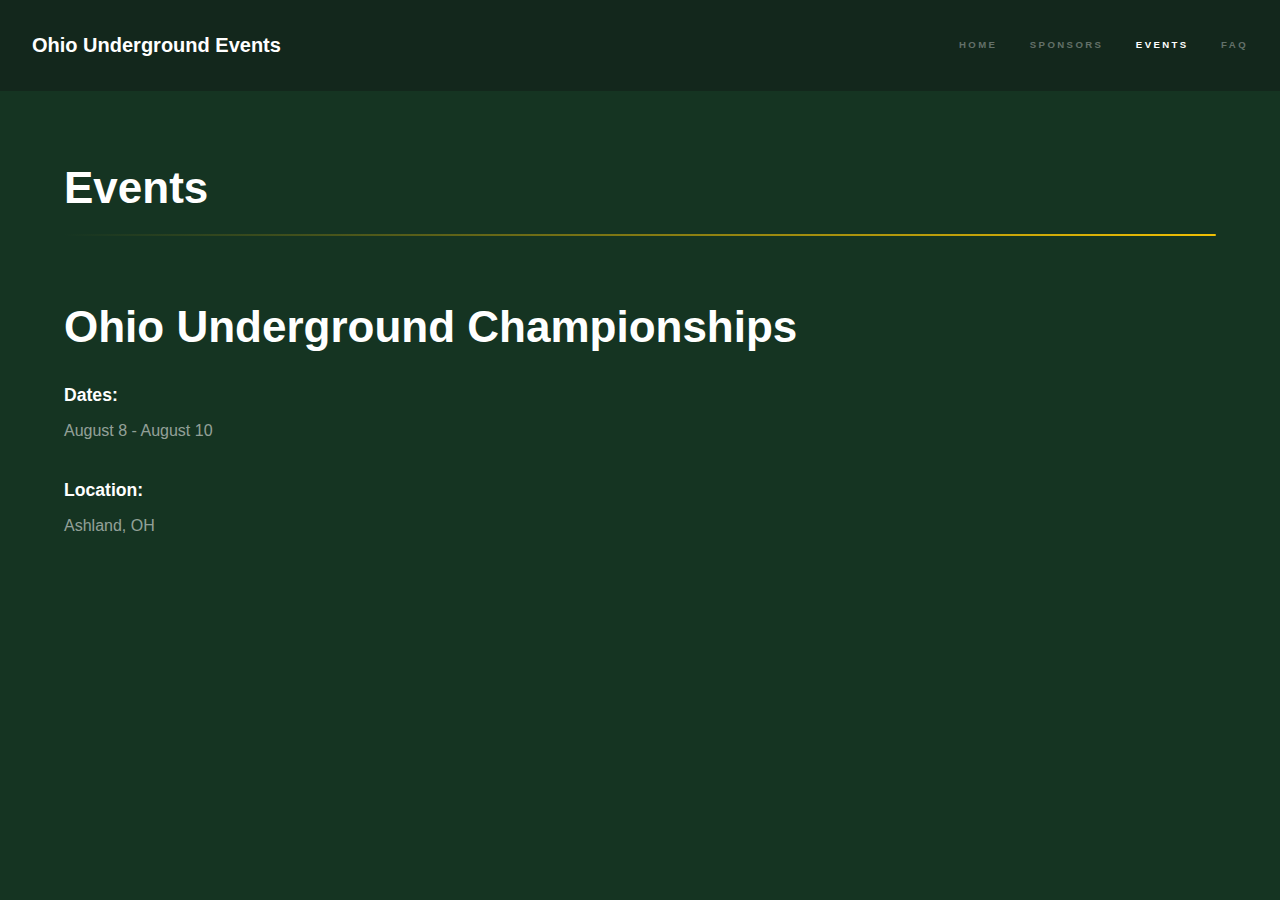
<file: events.html>
<!DOCTYPE HTML>
<!--
	Hyperspace by HTML5 UP
	html5up.net | @ajlkn
	Free for personal and commercial use under the CCA 3.0 license (html5up.net/license)
-->
<html>
	<head>
		<title>Ohio Underground Events</title>
		<meta charset="utf-8" />
		<meta name="viewport" content="width=device-width, initial-scale=1, user-scalable=no" />
		<link rel="stylesheet" href="assets/css/main.css" />
		<noscript><link rel="stylesheet" href="assets/css/noscript.css" /></noscript>
	</head>
	<body class="is-preload">

		<!-- Header -->
			<header id="header">
				<a href="index.html" class="title">Ohio Underground Events</a>
				<nav>
					<ul>
						<li><a href="index.html">Home</a></li>
						<li><a href="sponsors.html">Sponsors</a></li>
						<li><a href="events.html" class="active">Events</a></li>
						<li><a href="faq.html">FAQ</a></li>
					</ul>
				</nav>
			</header>

		<!-- Wrapper -->
			<div id="wrapper">

				<!-- Main -->
					<section id="main" class="wrapper">
						<div class="inner">
							<h1 class="major">Events</h1>
							<h1>Ohio Underground Championships</h1>
							<h3>Dates: </h3>
							<p>August 8 - August 10</p>
							<h3>Location: </h3>
							<p>Ashland, OH</p>
						</div>
					</section>

			</div>

		<!-- Scripts -->
			<script src="assets/js/jquery.min.js"></script>
			<script src="assets/js/jquery.scrollex.min.js"></script>
			<script src="assets/js/jquery.scrolly.min.js"></script>
			<script src="assets/js/browser.min.js"></script>
			<script src="assets/js/breakpoints.min.js"></script>
			<script src="assets/js/util.js"></script>
			<script src="assets/js/main.js"></script>

	</body>
</html>
</file>
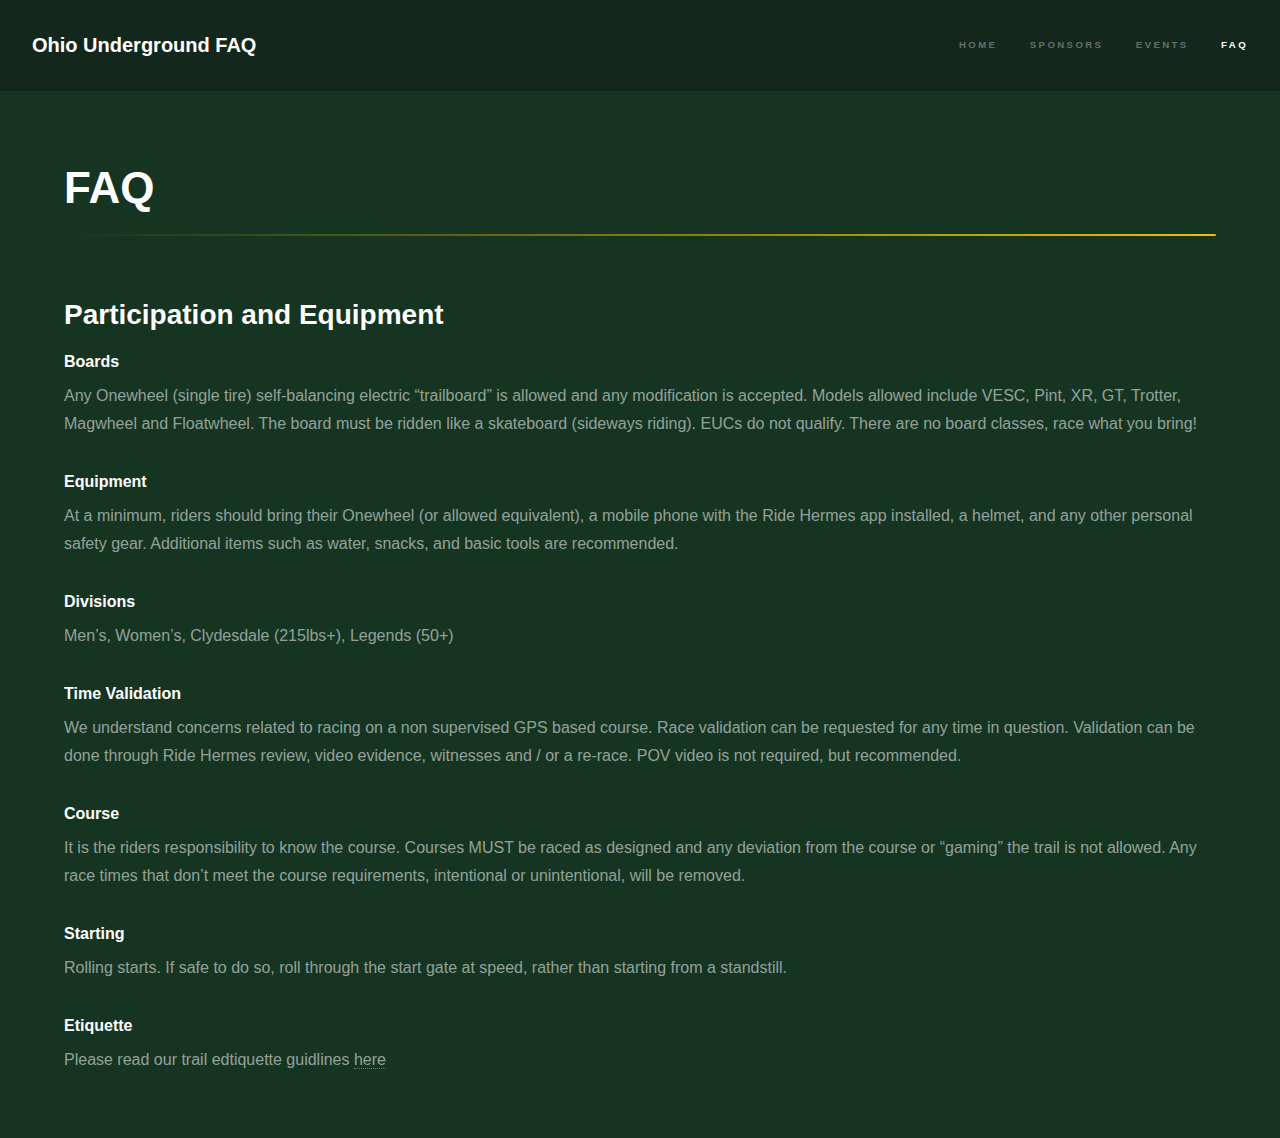
<file: faq.html>
<!DOCTYPE HTML>
<html>
	<head>
		<title>Generic - Hyperspace by HTML5 UP</title>
		<meta charset="utf-8" />
		<meta name="viewport" content="width=device-width, initial-scale=1, user-scalable=no" />
		<link rel="stylesheet" href="assets/css/main.css" />
		<noscript><link rel="stylesheet" href="assets/css/noscript.css" /></noscript>
	</head>
	<body class="is-preload">

		<!-- Header -->
			<header id="header">
				<a href="index.html" class="title">Ohio Underground FAQ</a>
				<nav>
					<ul>
						<li><a href="index.html">Home</a></li>
						<li><a href="sponsors.html">Sponsors</a></li>
						<li><a href="events.html">Events</a></li>
						<li><a href="faq.html" class="active">FAQ</a></li>
					</ul>
				</nav>
			</header>

		<!-- Wrapper -->
			<div id="wrapper">

				<!-- Main -->
					<section id="main" class="wrapper">
						<div class="inner">
							<h1 class="major">FAQ</h1>
							<h2>Participation and Equipment</h3>
							<h4>Boards</h4>
							<p>Any Onewheel (single tire) self-balancing electric “trailboard” is allowed and any modification is accepted. Models allowed include VESC, Pint, XR, GT, Trotter, Magwheel and Floatwheel. The board must be ridden like a skateboard (sideways riding). EUCs do not qualify. There are no board classes, race what you bring!</p>
							<h4>Equipment</h4>
							<p>At a minimum, riders should bring their Onewheel (or allowed equivalent), a mobile phone with the Ride Hermes app installed, a helmet, and any other personal safety gear. Additional items such as water, snacks, and basic tools are recommended.</p>	
							<h4>Divisions</h4>
							<p>Men’s, Women’s, Clydesdale (215lbs+), Legends (50+)</p>
							<h4>Time Validation</h4>
							<p>We understand concerns related to racing on a non supervised GPS based course. Race validation can be requested for any time in question. Validation can be done through Ride Hermes review, video evidence, witnesses and / or a re-race. POV video is not required, but recommended.​</p>
							<h4>Course</h4>
							<p>It is the riders responsibility to know the course. Courses MUST be raced as designed and any deviation from the course or “gaming” the trail is not allowed. Any race times that don’t meet the course requirements, intentional or unintentional, will be removed.</p>
							<h4>Starting</h4>
							<p>Rolling starts. If safe to do so, roll through the start gate at speed, rather than starting from a standstill. </p>
							<h4>Etiquette</h4>
							<p>Please read our trail edtiquette guidlines <a href="https://floatuckytrailderby.com/trail-etiquette/">here</a></p>
						</div>
					</section>

			</div>

		<!-- Scripts -->
			<script src="assets/js/jquery.min.js"></script>
			<script src="assets/js/jquery.scrollex.min.js"></script>
			<script src="assets/js/jquery.scrolly.min.js"></script>
			<script src="assets/js/browser.min.js"></script>
			<script src="assets/js/breakpoints.min.js"></script>
			<script src="assets/js/util.js"></script>
			<script src="assets/js/main.js"></script>

	</body>
</html>
</file>
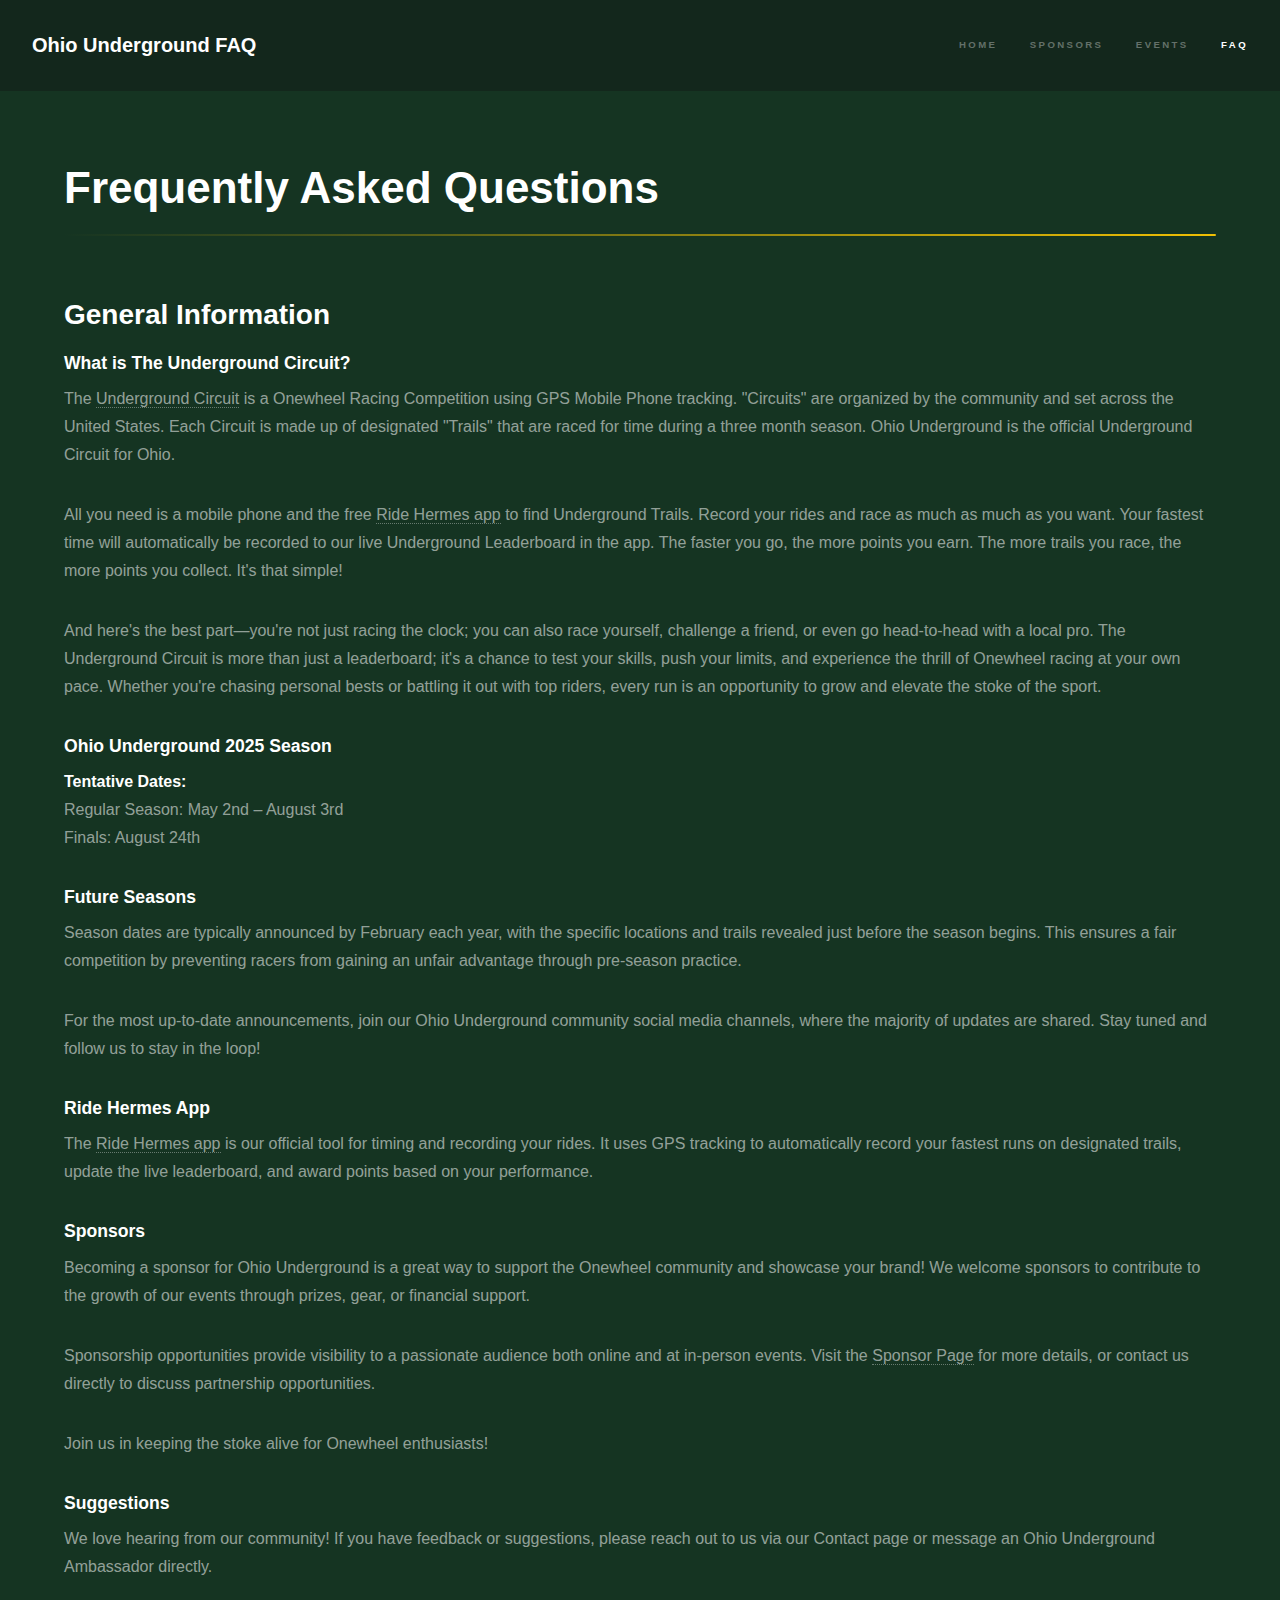
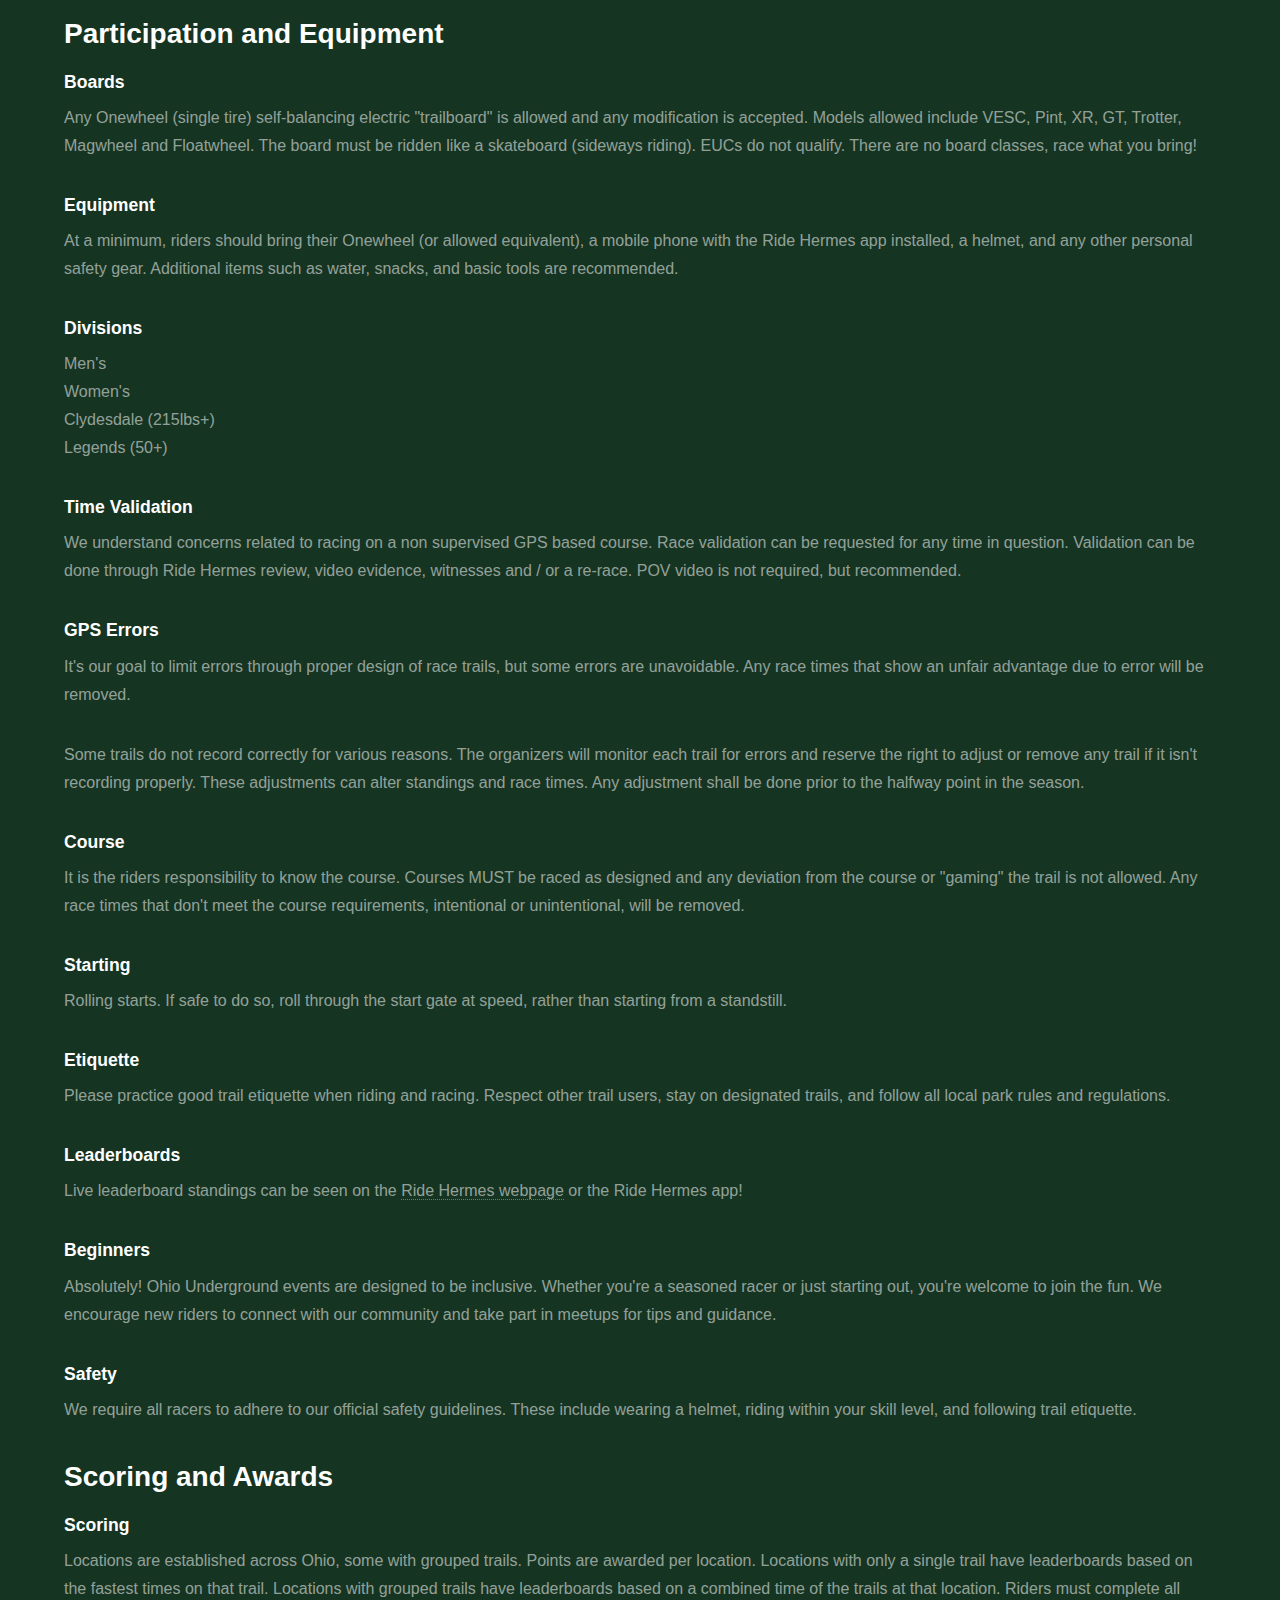
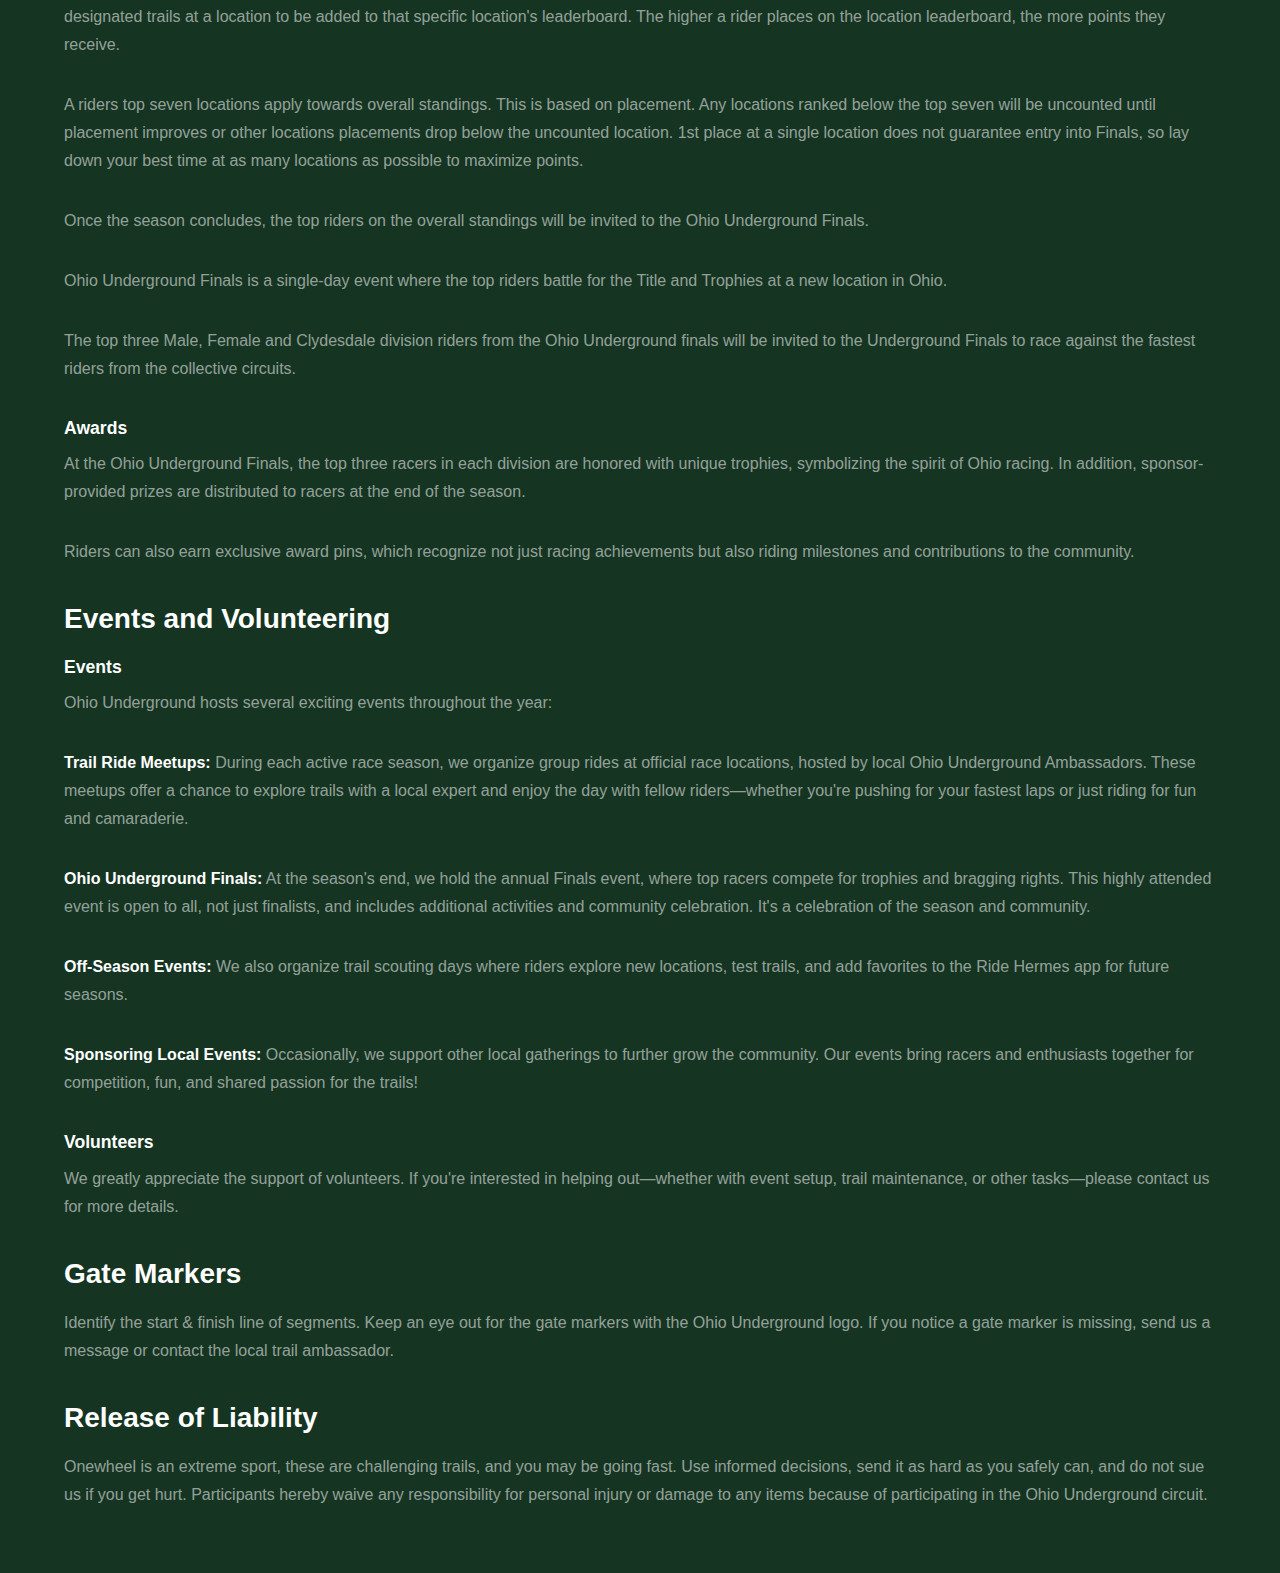
<file: faq_new.html>
<!DOCTYPE HTML>
<html>
	<head>
		<title>Ohio Underground FAQ</title>
		<meta charset="utf-8" />
		<meta name="viewport" content="width=device-width, initial-scale=1, user-scalable=no" />
		<link rel="stylesheet" href="assets/css/main.css" />
		<noscript><link rel="stylesheet" href="assets/css/noscript.css" /></noscript>
	</head>
	<body class="is-preload">

		<!-- Header -->
			<header id="header">
				<a href="index.html" class="title">Ohio Underground FAQ</a>
				<nav>
					<ul>
						<li><a href="index.html">Home</a></li>
						<li><a href="sponsors.html">Sponsors</a></li>
						<li><a href="events.html">Events</a></li>
						<li><a href="faq.html" class="active">FAQ</a></li>
					</ul>
				</nav>
			</header>

		<!-- Wrapper -->
			<div id="wrapper">

				<!-- Main -->
					<section id="main" class="wrapper">
						<div class="inner">
							<h1 class="major">Frequently Asked Questions</h1>
							
							<h2>General Information</h2>
							<h3>What is The Underground Circuit?</h3>
							<p>The <a href="https://www.theundergroundrace.com/" target="_blank">Underground Circuit</a> is a Onewheel Racing Competition using GPS Mobile Phone tracking. "Circuits" are organized by the community and set across the United States. Each Circuit is made up of designated "Trails" that are raced for time during a three month season. Ohio Underground is the official Underground Circuit for Ohio.</p>
							<p>All you need is a mobile phone and the free <a href="https://ridehermes.app/landing" target="_blank">Ride Hermes app</a> to find Underground Trails. Record your rides and race as much as much as you want. Your fastest time will automatically be recorded to our live Underground Leaderboard in the app. The faster you go, the more points you earn. The more trails you race, the more points you collect. It's that simple!</p>
							<p>And here's the best part—you're not just racing the clock; you can also race yourself, challenge a friend, or even go head-to-head with a local pro. The Underground Circuit is more than just a leaderboard; it's a chance to test your skills, push your limits, and experience the thrill of Onewheel racing at your own pace. Whether you're chasing personal bests or battling it out with top riders, every run is an opportunity to grow and elevate the stoke of the sport.</p>

							<h3>Ohio Underground 2025 Season</h3>
							<p><strong>Tentative Dates:</strong><br>
							Regular Season: May 2nd – August 3rd<br>
							Finals: August 24th</p>

							<h3>Future Seasons</h3>
							<p>Season dates are typically announced by February each year, with the specific locations and trails revealed just before the season begins. This ensures a fair competition by preventing racers from gaining an unfair advantage through pre-season practice.</p>
							<p>For the most up-to-date announcements, join our Ohio Underground community social media channels, where the majority of updates are shared. Stay tuned and follow us to stay in the loop!</p>

							<h3>Ride Hermes App</h3>
							<p>The <a href="https://ridehermes.app/landing" target="_blank">Ride Hermes app</a> is our official tool for timing and recording your rides. It uses GPS tracking to automatically record your fastest runs on designated trails, update the live leaderboard, and award points based on your performance.</p>

							<h3>Sponsors</h3>
							<p>Becoming a sponsor for Ohio Underground is a great way to support the Onewheel community and showcase your brand! We welcome sponsors to contribute to the growth of our events through prizes, gear, or financial support.</p>
							<p>Sponsorship opportunities provide visibility to a passionate audience both online and at in-person events. Visit the <a href="sponsors.html">Sponsor Page</a> for more details, or contact us directly to discuss partnership opportunities.</p>
							<p>Join us in keeping the stoke alive for Onewheel enthusiasts!</p>

							<h3>Suggestions</h3>
							<p>We love hearing from our community! If you have feedback or suggestions, please reach out to us via our Contact page or message an Ohio Underground Ambassador directly.</p>

							<h2>Participation and Equipment</h2>
							<h3>Boards</h3>
							<p>Any Onewheel (single tire) self-balancing electric "trailboard" is allowed and any modification is accepted. Models allowed include VESC, Pint, XR, GT, Trotter, Magwheel and Floatwheel. The board must be ridden like a skateboard (sideways riding). EUCs do not qualify. There are no board classes, race what you bring!</p>
							
							<h3>Equipment</h3>
							<p>At a minimum, riders should bring their Onewheel (or allowed equivalent), a mobile phone with the Ride Hermes app installed, a helmet, and any other personal safety gear. Additional items such as water, snacks, and basic tools are recommended.</p>
							
							<h3>Divisions</h3>
							<p>Men's<br>
							Women's<br>
							Clydesdale (215lbs+)<br>
							Legends (50+)</p>
							
							<h3>Time Validation</h3>
							<p>We understand concerns related to racing on a non supervised GPS based course. Race validation can be requested for any time in question. Validation can be done through Ride Hermes review, video evidence, witnesses and / or a re-race. POV video is not required, but recommended.</p>
							
							<h3>GPS Errors</h3>
							<p>It's our goal to limit errors through proper design of race trails, but some errors are unavoidable. Any race times that show an unfair advantage due to error will be removed.</p>
							<p>Some trails do not record correctly for various reasons. The organizers will monitor each trail for errors and reserve the right to adjust or remove any trail if it isn't recording properly. These adjustments can alter standings and race times. Any adjustment shall be done prior to the halfway point in the season.</p>
							
							<h3>Course</h3>
							<p>It is the riders responsibility to know the course. Courses MUST be raced as designed and any deviation from the course or "gaming" the trail is not allowed. Any race times that don't meet the course requirements, intentional or unintentional, will be removed.</p>
							
							<h3>Starting</h3>
							<p>Rolling starts. If safe to do so, roll through the start gate at speed, rather than starting from a standstill.</p>
							
							<h3>Etiquette</h3>
							<p>Please practice good trail etiquette when riding and racing. Respect other trail users, stay on designated trails, and follow all local park rules and regulations.</p>

							<h3>Leaderboards</h3>
							<p>Live leaderboard standings can be seen on the <a href="https://ridehermes.app/" target="_blank">Ride Hermes webpage</a> or the Ride Hermes app!</p>

							<h3>Beginners</h3>
							<p>Absolutely! Ohio Underground events are designed to be inclusive. Whether you're a seasoned racer or just starting out, you're welcome to join the fun. We encourage new riders to connect with our community and take part in meetups for tips and guidance.</p>

							<h3>Safety</h3>
							<p>We require all racers to adhere to our official safety guidelines. These include wearing a helmet, riding within your skill level, and following trail etiquette.</p>

							<h2>Scoring and Awards</h2>
							<h3>Scoring</h3>
							<p>Locations are established across Ohio, some with grouped trails. Points are awarded per location. Locations with only a single trail have leaderboards based on the fastest times on that trail. Locations with grouped trails have leaderboards based on a combined time of the trails at that location. Riders must complete all designated trails at a location to be added to that specific location's leaderboard. The higher a rider places on the location leaderboard, the more points they receive.</p>
							<p>A riders top seven locations apply towards overall standings. This is based on placement. Any locations ranked below the top seven will be uncounted until placement improves or other locations placements drop below the uncounted location. 1st place at a single location does not guarantee entry into Finals, so lay down your best time at as many locations as possible to maximize points.</p>
							<p>Once the season concludes, the top riders on the overall standings will be invited to the Ohio Underground Finals.</p>
							<p>Ohio Underground Finals is a single-day event where the top riders battle for the Title and Trophies at a new location in Ohio.</p>
							<p>The top three Male, Female and Clydesdale division riders from the Ohio Underground finals will be invited to the Underground Finals to race against the fastest riders from the collective circuits.</p>

							<h3>Awards</h3>
							<p>At the Ohio Underground Finals, the top three racers in each division are honored with unique trophies, symbolizing the spirit of Ohio racing. In addition, sponsor-provided prizes are distributed to racers at the end of the season.</p>
							<p>Riders can also earn exclusive award pins, which recognize not just racing achievements but also riding milestones and contributions to the community.</p>

							<h2>Events and Volunteering</h2>
							<h3>Events</h3>
							<p>Ohio Underground hosts several exciting events throughout the year:</p>
							<p><strong>Trail Ride Meetups:</strong> During each active race season, we organize group rides at official race locations, hosted by local Ohio Underground Ambassadors. These meetups offer a chance to explore trails with a local expert and enjoy the day with fellow riders—whether you're pushing for your fastest laps or just riding for fun and camaraderie.</p>
							<p><strong>Ohio Underground Finals:</strong> At the season's end, we hold the annual Finals event, where top racers compete for trophies and bragging rights. This highly attended event is open to all, not just finalists, and includes additional activities and community celebration. It's a celebration of the season and community.</p>
							<p><strong>Off-Season Events:</strong> We also organize trail scouting days where riders explore new locations, test trails, and add favorites to the Ride Hermes app for future seasons.</p>
							<p><strong>Sponsoring Local Events:</strong> Occasionally, we support other local gatherings to further grow the community. Our events bring racers and enthusiasts together for competition, fun, and shared passion for the trails!</p>

							<h3>Volunteers</h3>
							<p>We greatly appreciate the support of volunteers. If you're interested in helping out—whether with event setup, trail maintenance, or other tasks—please contact us for more details.</p>

							<h2>Gate Markers</h2>
							<p>Identify the start & finish line of segments. Keep an eye out for the gate markers with the Ohio Underground logo. If you notice a gate marker is missing, send us a message or contact the local trail ambassador.</p>

							<h2>Release of Liability</h2>
							<p>Onewheel is an extreme sport, these are challenging trails, and you may be going fast. Use informed decisions, send it as hard as you safely can, and do not sue us if you get hurt. Participants hereby waive any responsibility for personal injury or damage to any items because of participating in the Ohio Underground circuit.</p>
						</div>
					</section>

			</div>

		<!-- Scripts -->
			<script src="assets/js/jquery.min.js"></script>
			<script src="assets/js/jquery.scrollex.min.js"></script>
			<script src="assets/js/jquery.scrolly.min.js"></script>
			<script src="assets/js/browser.min.js"></script>
			<script src="assets/js/breakpoints.min.js"></script>
			<script src="assets/js/util.js"></script>
			<script src="assets/js/main.js"></script>

	</body>
</html>
</file>
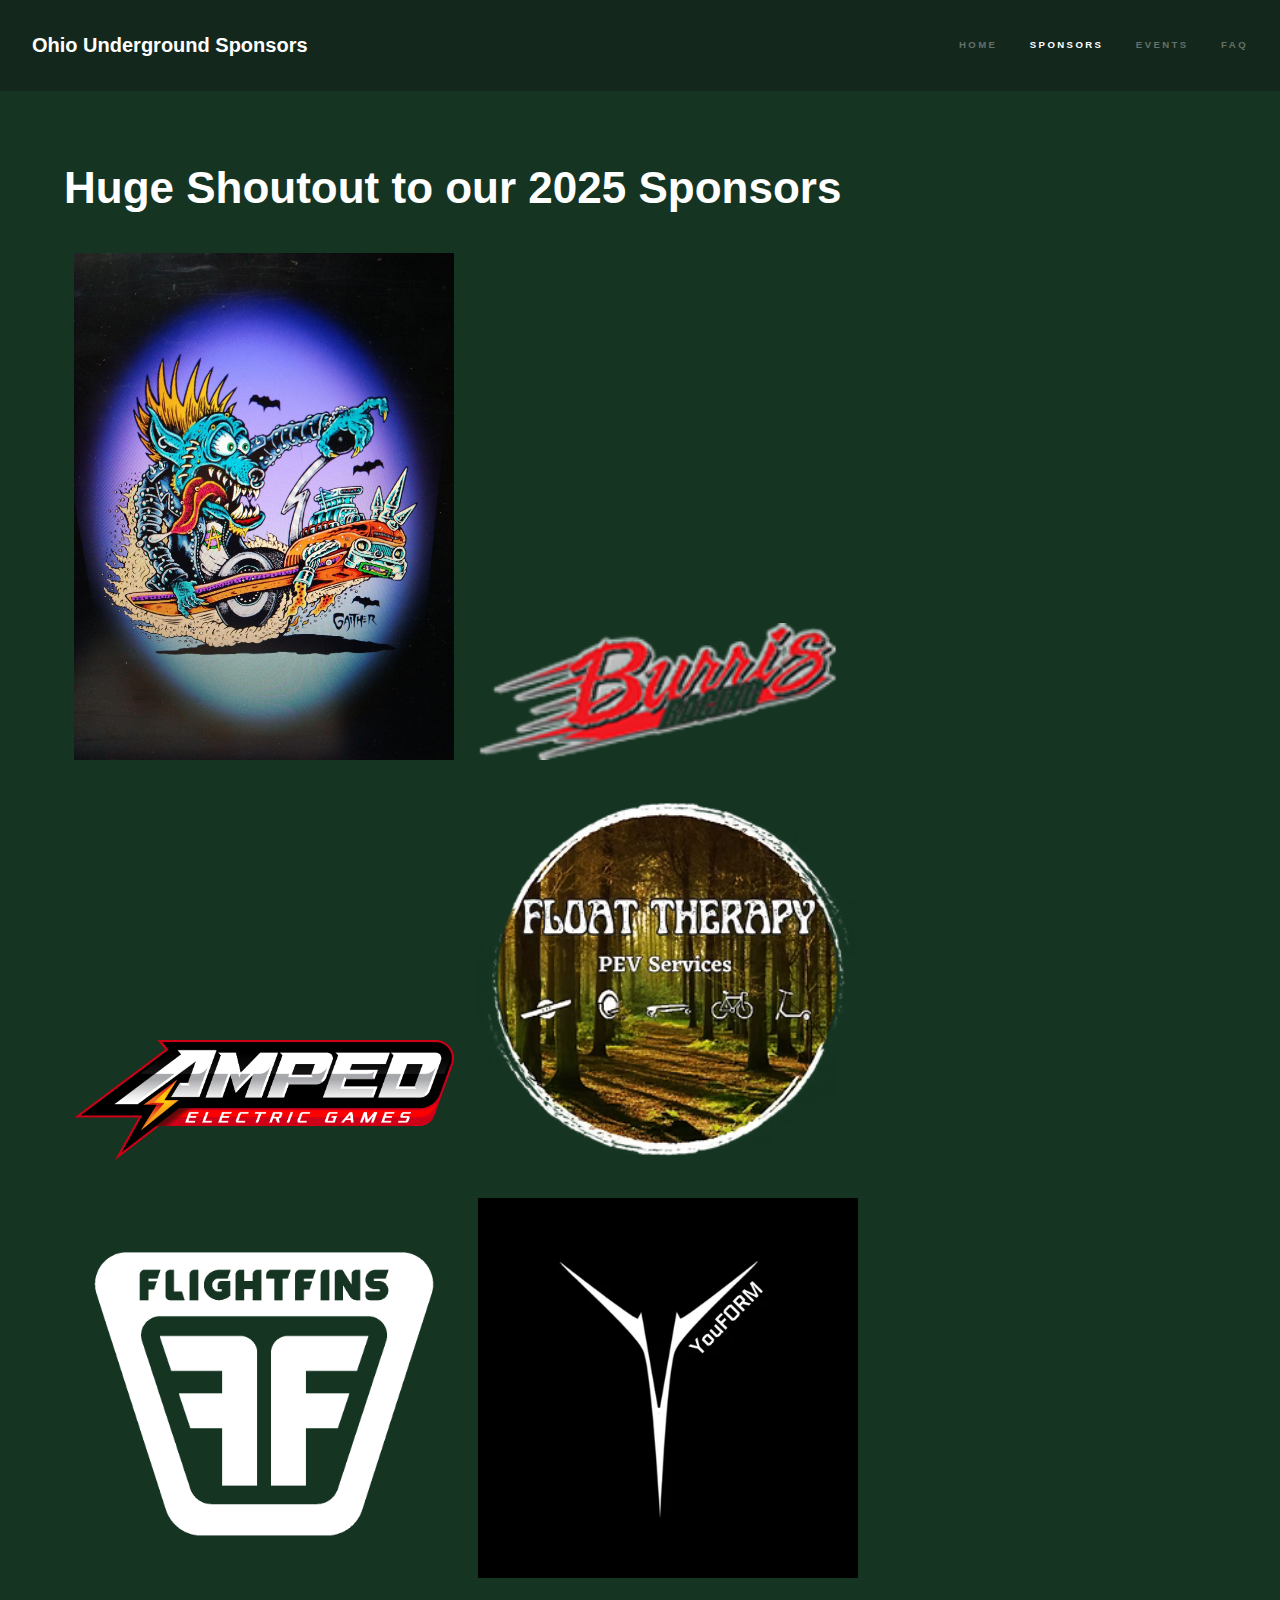
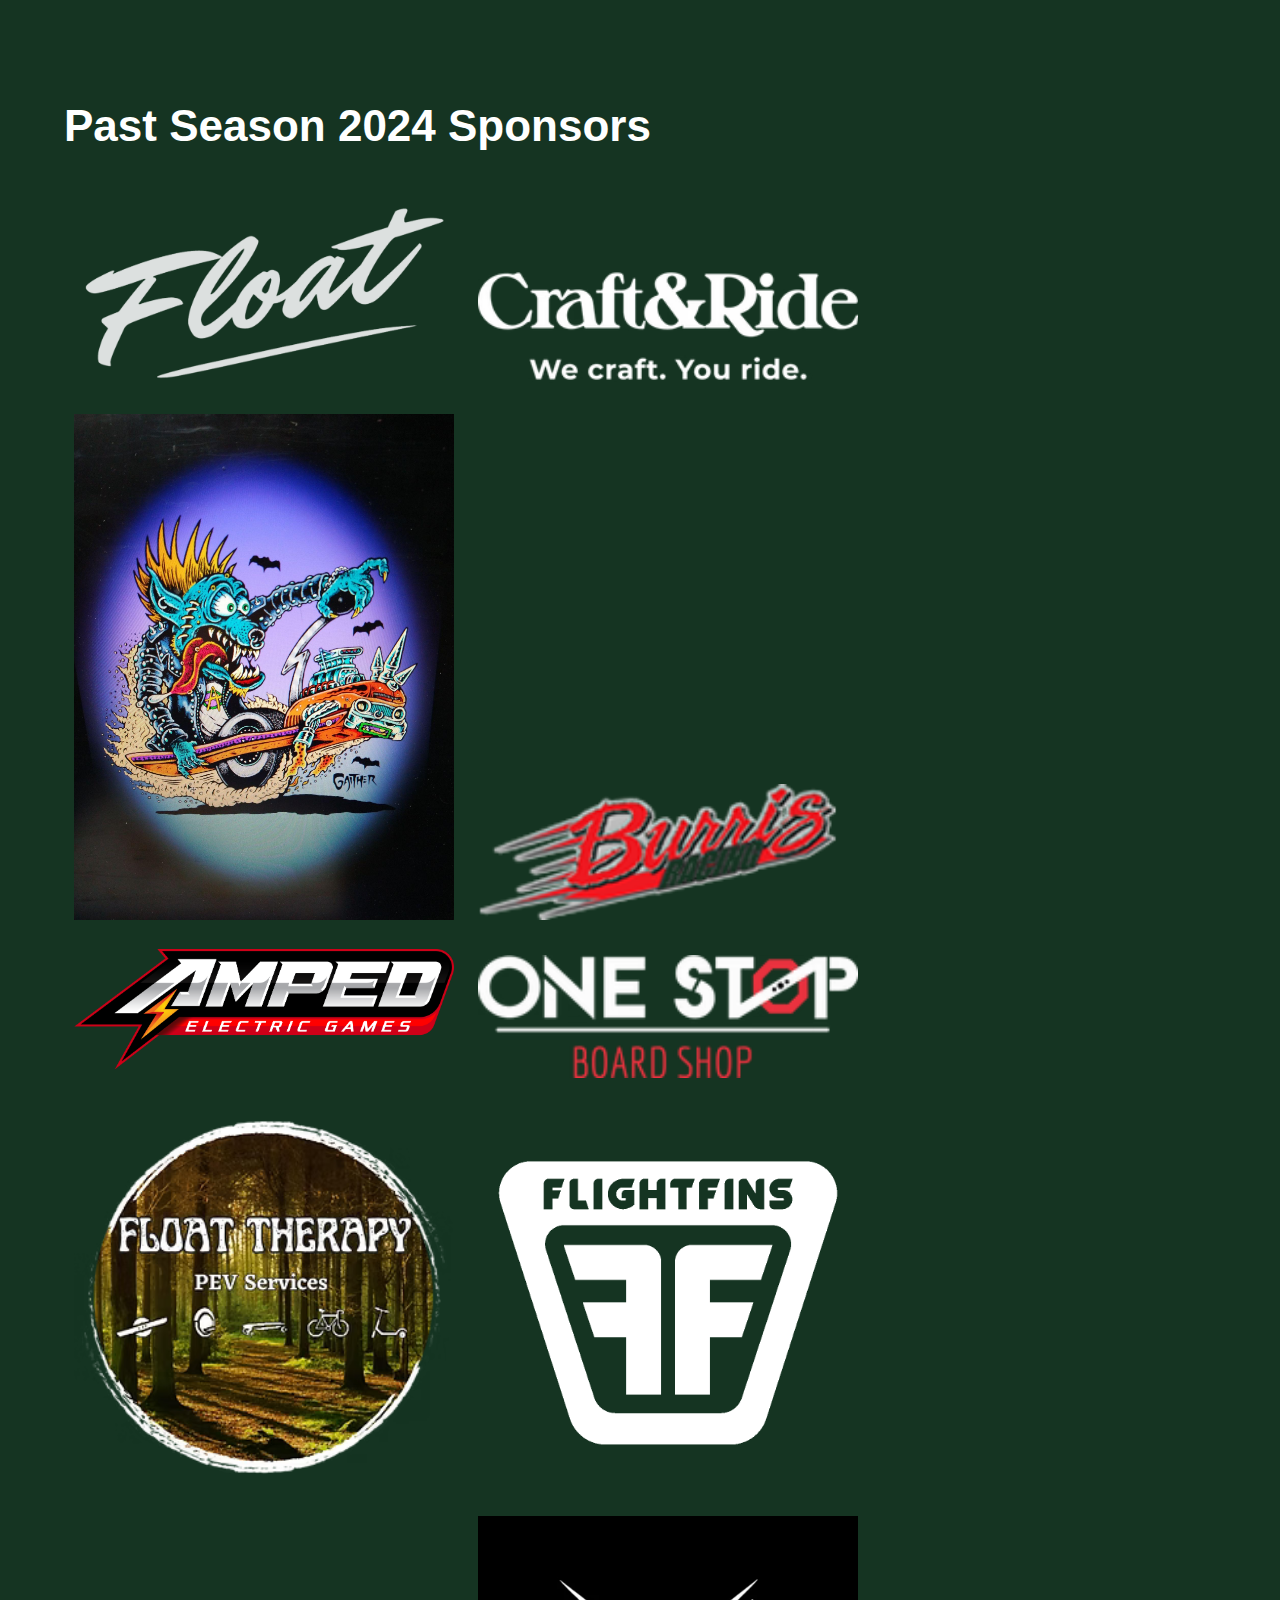
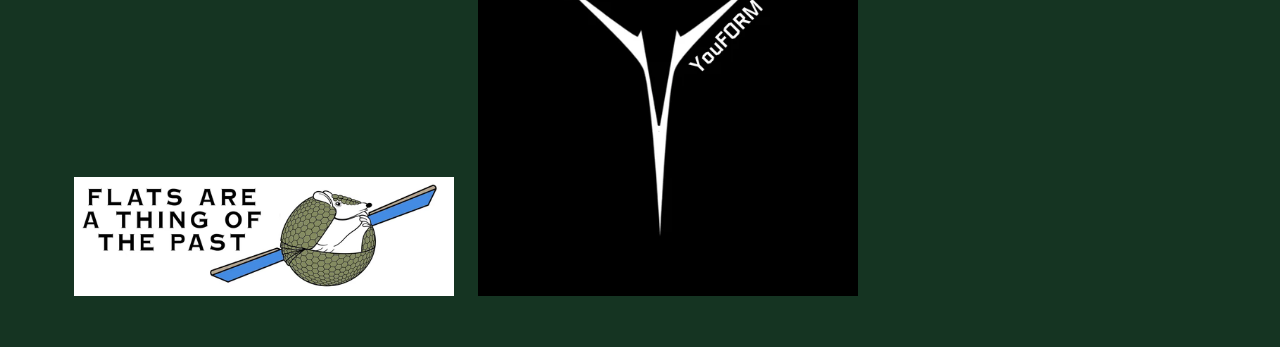
<file: sponsors.html>
<!DOCTYPE HTML>
<html>
	<head>
		<title>Ohio Underground Sponsors</title>
		<meta charset="utf-8" />
		<meta name="viewport" content="width=device-width, initial-scale=1, user-scalable=no" />
		<link rel="stylesheet" href="assets/css/main.css" />
		<noscript><link rel="stylesheet" href="assets/css/noscript.css" /></noscript>
	</head>
	<body class="is-preload">

		<!-- Header -->
			<header id="header">
				<a href="index.html" class="title">Ohio Underground Sponsors</a>
				<nav>
					<ul>
						<li><a href="index.html">Home</a></li>
                        <li><a href="sponsors.html" class="active">Sponsors</a></li>
						<li><a href="events.html">Events</a></li>
						<li><a href="faq.html">FAQ</a></li>
					</ul>
				</nav>
			</header>

		<!-- Wrapper -->
			<div id="wrapper">

				<!-- Main -->
					<section id="main" class="wrapper">
						<div class="inner">
							<h1>Huge Shoutout to our 2025 Sponsors</h1>
							<img class="sponsor-logo" alt="Mag Spikes" src="images/sponsors/mag-spikes.jpg">
							<img class="sponsor-logo" alt="Burris Racing" src="images/sponsors/burris-racing.png">
							<img class="sponsor-logo" alt="Amped Electric Games" src="images/sponsors/amped-electric-games.png">
							<img class="sponsor-logo" alt="Float Therapy" src="images/sponsors/float-therapy.png">
							<img class="sponsor-logo" alt="Flight Fins" src="images/sponsors/flight-fins.png">
							<img class="sponsor-logo" alt="You Form Pads" src="images/sponsors/youform.png">
						</div>
						<div class="inner">
							<h1>Past Season 2024 Sponsors</h1>
							<img class="sponsor-logo" alt="The Float Life" src="images/sponsors/the-float-life.png">
							<img class="sponsor-logo" alt="Craft and Ride" src="images/sponsors/craft-and-ride.png">
							<img class="sponsor-logo" alt="Mag Spikes" src="images/sponsors/mag-spikes.jpg">
							<img class="sponsor-logo" alt="Burris Racing" src="images/sponsors/burris-racing.png">
							<img class="sponsor-logo" alt="Amped Electric Games" src="images/sponsors/amped-electric-games.png">
							<img class="sponsor-logo" alt="One Stop Board Shop" src="images/sponsors/one-stop-board-shop.png">
							<img class="sponsor-logo" alt="Float Therapy" src="images/sponsors/float-therapy.png">
							<img class="sponsor-logo" alt="Flight Fins" src="images/sponsors/flight-fins.png">
							<img class="sponsor-logo" alt="Armor Dilloz" src="images//sponsors/armor-dilloz.png">
							<img class="sponsor-logo" alt="You Form Pads" src="images/sponsors/youform.png">
						</div>
					</section>

			</div>

		<!-- Scripts -->
			<script src="assets/js/jquery.min.js"></script>
			<script src="assets/js/jquery.scrollex.min.js"></script>
			<script src="assets/js/jquery.scrolly.min.js"></script>
			<script src="assets/js/browser.min.js"></script>
			<script src="assets/js/breakpoints.min.js"></script>
			<script src="assets/js/util.js"></script>
			<script src="assets/js/main.js"></script>

	</body>
</html>
</file>
<file: assets/css/noscript.css>
/*
	Hyperspace by HTML5 UP
	html5up.net | @ajlkn
	Free for personal and commercial use under the CCA 3.0 license (html5up.net/license)
*/

/* Spotlights */

	.spotlights > section > .image:before {
		opacity: 0 !important;
	}

	.spotlights > section > .content > .inner {
		-moz-transform: none !important;
		-webkit-transform: none !important;
		-ms-transform: none !important;
		transform: none !important;
		opacity: 1 !important;
	}

/* Wrapper */

	.wrapper > .inner {
		opacity: 1 !important;
		-moz-transform: none !important;
		-webkit-transform: none !important;
		-ms-transform: none !important;
		transform: none !important;
	}

/* Sidebar */

	#sidebar > .inner {
		opacity: 1 !important;
	}

	#sidebar nav > ul > li {
		-moz-transform: none !important;
		-webkit-transform: none !important;
		-ms-transform: none !important;
		transform: none !important;
		opacity: 1 !important;
	}
</file>
<file: assets/css/main.css>
@import url(fontawesome-all.min.css);

html, body, div, span, applet, object,
iframe, h1, h2, h3, h4, h5, h6, p, blockquote,
pre, a, abbr, acronym, address, big, cite,
code, del, dfn, em, img, ins, kbd, q, s, samp,
small, strike, strong, sub, sup, tt, var, b,
u, i, center, dl, dt, dd, ol, ul, li, fieldset,
form, label, legend, table, caption, tbody,
tfoot, thead, tr, th, td, article, aside,
canvas, details, embed, figure, figcaption,
footer, header, hgroup, menu, nav, output, ruby,
section, summary, time, mark, audio, video {
	margin: 0;
	padding: 0;
	border: 0;
	font-size: 100%;
	font: inherit;
	vertical-align: baseline;}

article, aside, details, figcaption, figure,
footer, header, hgroup, menu, nav, section {
	display: block;}

body {
	line-height: 1;
}

ol, ul {
	list-style: none;
}

blockquote, q {
	quotes: none;
}

	blockquote:before, blockquote:after, q:before, q:after {
		content: '';
		content: none;
	}

table {
	border-collapse: collapse;
	border-spacing: 0;
}

body {
	-webkit-text-size-adjust: none;
}

mark {
	background-color: transparent;
	color: inherit;
}

input::-moz-focus-inner {
	border: 0;
	padding: 0;
}

input, select, textarea {
	-moz-appearance: none;
	-webkit-appearance: none;
	-ms-appearance: none;
	appearance: none;
}

/* Basic */

	@-ms-viewport {
		width: device-width;
	}

	body {
		-ms-overflow-style: scrollbar;
	}

	@media screen and (max-width: 480px) {

		html, body {
			min-width: 320px;
		}

	}

	html {
		box-sizing: border-box;
	}

	*, *:before, *:after {
		box-sizing: inherit;
	}

	body {
		background: #153422;
	}

		body.is-preload *, body.is-preload *:before, body.is-preload *:after {
			-moz-animation: none !important;
			-webkit-animation: none !important;
			-ms-animation: none !important;
			animation: none !important;
			-moz-transition: none !important;
			-webkit-transition: none !important;
			-ms-transition: none !important;
			transition: none !important;
		}

/* Type */

	body, input, select, textarea {
		color: rgba(255, 255, 255, 0.55);
		font-family: Arial, Helvetica, sans-serif;
		font-size: 16.5pt;
		font-weight: normal;
		line-height: 1.75;
	}

		@media screen and (max-width: 1680px) {

			body, input, select, textarea {
				font-size: 13pt;
			}

		}

		@media screen and (max-width: 1280px) {

			body, input, select, textarea {
				font-size: 12pt;
			}

		}

		@media screen and (max-width: 360px) {

			body, input, select, textarea {
				font-size: 11pt;
			}

		}

	a {
		-moz-transition: color 0.2s ease, border-bottom-color 0.2s ease;
		-webkit-transition: color 0.2s ease, border-bottom-color 0.2s ease;
		-ms-transition: color 0.2s ease, border-bottom-color 0.2s ease;
		transition: color 0.2s ease, border-bottom-color 0.2s ease;
		border-bottom: dotted 1px rgba(255, 255, 255, 0.35);
		color: inherit;
		text-decoration: none;
	}

		a:hover {
			border-bottom-color: transparent;
			color: #ffffff;
		}

	strong, b {
		color: #ffffff;
		font-weight: bold;
	}

	em, i {
		font-style: italic;
	}

	p {
		margin: 0 0 2em 0;
	}

	h1, h2, h3, h4, h5, h6 {
		color: #ffffff;
		font-weight: bold;
		line-height: 1.5;
		margin: 0 0 0.5em 0;
	}

		h1 a, h2 a, h3 a, h4 a, h5 a, h6 a {
			color: inherit;
			text-decoration: none;
		}

	h1 {
		font-size: 2.75em;
	}

		h1.major {
			margin: 0 0 1.3em 0;
			position: relative;
			padding-bottom: 0.35em;
		}

			h1.major:after {
				background-image: -moz-linear-gradient(to right, #153422, #EFBF04);
				background-image: -webkit-linear-gradient(to right, #153422, #EFBF04);
				background-image: -ms-linear-gradient(to right, #153422, #EFBF04);
				background-image: linear-gradient(to right, #153422, #EFBF04);
				-moz-transition: max-width 0.2s ease;
				-webkit-transition: max-width 0.2s ease;
				-ms-transition: max-width 0.2s ease;
				transition: max-width 0.2s ease;
				border-radius: 0.2em;
				bottom: 0;
				content: '';
				height: 0.05em;
				position: absolute;
				right: 0;
				width: 100%;
			}

	h2 {
		font-size: 1.75em;
	}

	h3 {
		font-size: 1.1em;
	}

	h4 {
		font-size: 1em;
	}

	h5 {
		font-size: 0.8em;
	}

	h6 {
		font-size: 0.6em;
	}

	@media screen and (max-width: 736px) {

		h1 {
			font-size: 2em;
		}

		h2 {
			font-size: 1.25em;
		}

		h3 {
			font-size: 1em;
		}

		h4 {
			font-size: 0.8em;
		}

		h5 {
			font-size: 0.6em;
		}

		h6 {
			font-size: 0.6em;
		}

	}

	sub {
		font-size: 0.8em;
		position: relative;
		top: 0.5em;
	}

	sup {
		font-size: 0.8em;
		position: relative;
		top: -0.5em;
	}

	blockquote {
		border-left: solid 4px rgba(255, 255, 255, 0.15);
		font-style: italic;
		margin: 0 0 2em 0;
		padding: 0.5em 0 0.5em 2em;
	}

	code {
		background: rgba(255, 255, 255, 0.05);
		border-radius: 0.25em;
		border: solid 1px rgba(255, 255, 255, 0.15);
		font-family: "Courier New", monospace;
		font-size: 0.9em;
		margin: 0 0.25em;
		padding: 0.25em 0.65em;
	}

	pre {
		-webkit-overflow-scrolling: touch;
		font-family: "Courier New", monospace;
		font-size: 0.9em;
		margin: 0 0 2em 0;
	}

		pre code {
			display: block;
			line-height: 1.75em;
			padding: 1em 1.5em;
			overflow-x: auto;
		}

	hr {
		border: 0;
		border-bottom: solid 1px rgba(255, 255, 255, 0.15);
		margin: 2em 0;
	}

		hr.major {
			margin: 3em 0;
		}

	.align-left {
		text-align: left;
	}

	.align-center {
		text-align: center;
	}

	.align-right {
		text-align: right;
	}

/* Row */

	.row {
		display: flex;
		flex-wrap: wrap;
		box-sizing: border-box;
		align-items: stretch;
	}

		.row > * {
			box-sizing: border-box;
		}

		.row.gtr-uniform > * > :last-child {
			margin-bottom: 0;
		}

		.row.aln-left {
			justify-content: flex-start;
		}

		.row.aln-center {
			justify-content: center;
		}

		.row.aln-right {
			justify-content: flex-end;
		}

		.row.aln-top {
			align-items: flex-start;
		}

		.row.aln-middle {
			align-items: center;
		}

		.row.aln-bottom {
			align-items: flex-end;
		}

		.row > .imp {
			order: -1;
		}

		.row > .col-1 {
			width: 8.33333%;
		}

		.row > .off-1 {
			margin-left: 8.33333%;
		}

		.row > .col-2 {
			width: 16.66667%;
		}

		.row > .off-2 {
			margin-left: 16.66667%;
		}

		.row > .col-3 {
			width: 25%;
		}

		.row > .off-3 {
			margin-left: 25%;
		}

		.row > .col-4 {
			width: 33.33333%;
		}

		.row > .off-4 {
			margin-left: 33.33333%;
		}

		.row > .col-5 {
			width: 41.66667%;
		}

		.row > .off-5 {
			margin-left: 41.66667%;
		}

		.row > .col-6 {
			width: 50%;
		}

		.row > .off-6 {
			margin-left: 50%;
		}

		.row > .col-7 {
			width: 58.33333%;
		}

		.row > .off-7 {
			margin-left: 58.33333%;
		}

		.row > .col-8 {
			width: 66.66667%;
		}

		.row > .off-8 {
			margin-left: 66.66667%;
		}

		.row > .col-9 {
			width: 75%;
		}

		.row > .off-9 {
			margin-left: 75%;
		}

		.row > .col-10 {
			width: 83.33333%;
		}

		.row > .off-10 {
			margin-left: 83.33333%;
		}

		.row > .col-11 {
			width: 91.66667%;
		}

		.row > .off-11 {
			margin-left: 91.66667%;
		}

		.row > .col-12 {
			width: 100%;
		}

		.row > .off-12 {
			margin-left: 100%;
		}

		.row.gtr-0 {
			margin-top: 0;
			margin-left: 0em;
		}

			.row.gtr-0 > * {
				padding: 0 0 0 0em;
			}

			.row.gtr-0.gtr-uniform {
				margin-top: 0em;
			}

				.row.gtr-0.gtr-uniform > * {
					padding-top: 0em;
				}

		.row.gtr-25 {
			margin-top: 0;
			margin-left: -0.375em;
		}

			.row.gtr-25 > * {
				padding: 0 0 0 0.375em;
			}

			.row.gtr-25.gtr-uniform {
				margin-top: -0.375em;
			}

				.row.gtr-25.gtr-uniform > * {
					padding-top: 0.375em;
				}

		.row.gtr-50 {
			margin-top: 0;
			margin-left: -0.75em;
		}

			.row.gtr-50 > * {
				padding: 0 0 0 0.75em;
			}

			.row.gtr-50.gtr-uniform {
				margin-top: -0.75em;
			}

				.row.gtr-50.gtr-uniform > * {
					padding-top: 0.75em;
				}

		.row {
			margin-top: 0;
			margin-left: -1.5em;
		}

			.row > * {
				padding: 0 0 0 1.5em;
			}

			.row.gtr-uniform {
				margin-top: -1.5em;
			}

				.row.gtr-uniform > * {
					padding-top: 1.5em;
				}

		.row.gtr-150 {
			margin-top: 0;
			margin-left: -2.25em;
		}

			.row.gtr-150 > * {
				padding: 0 0 0 2.25em;
			}

			.row.gtr-150.gtr-uniform {
				margin-top: -2.25em;
			}

				.row.gtr-150.gtr-uniform > * {
					padding-top: 2.25em;
				}

		.row.gtr-200 {
			margin-top: 0;
			margin-left: -3em;
		}

			.row.gtr-200 > * {
				padding: 0 0 0 3em;
			}

			.row.gtr-200.gtr-uniform {
				margin-top: -3em;
			}

				.row.gtr-200.gtr-uniform > * {
					padding-top: 3em;
				}

		@media screen and (max-width: 1680px) {

			.row {
				display: flex;
				flex-wrap: wrap;
				box-sizing: border-box;
				align-items: stretch;
			}

				.row > * {
					box-sizing: border-box;
				}

				.row.gtr-uniform > * > :last-child {
					margin-bottom: 0;
				}

				.row.aln-left {
					justify-content: flex-start;
				}

				.row.aln-center {
					justify-content: center;
				}

				.row.aln-right {
					justify-content: flex-end;
				}

				.row.aln-top {
					align-items: flex-start;
				}

				.row.aln-middle {
					align-items: center;
				}

				.row.aln-bottom {
					align-items: flex-end;
				}

				.row > .imp-xlarge {
					order: -1;
				}

				.row > .col-1-xlarge {
					width: 8.33333%;
				}

				.row > .off-1-xlarge {
					margin-left: 8.33333%;
				}

				.row > .col-2-xlarge {
					width: 16.66667%;
				}

				.row > .off-2-xlarge {
					margin-left: 16.66667%;
				}

				.row > .col-3-xlarge {
					width: 25%;
				}

				.row > .off-3-xlarge {
					margin-left: 25%;
				}

				.row > .col-4-xlarge {
					width: 33.33333%;
				}

				.row > .off-4-xlarge {
					margin-left: 33.33333%;
				}

				.row > .col-5-xlarge {
					width: 41.66667%;
				}

				.row > .off-5-xlarge {
					margin-left: 41.66667%;
				}

				.row > .col-6-xlarge {
					width: 50%;
				}

				.row > .off-6-xlarge {
					margin-left: 50%;
				}

				.row > .col-7-xlarge {
					width: 58.33333%;
				}

				.row > .off-7-xlarge {
					margin-left: 58.33333%;
				}

				.row > .col-8-xlarge {
					width: 66.66667%;
				}

				.row > .off-8-xlarge {
					margin-left: 66.66667%;
				}

				.row > .col-9-xlarge {
					width: 75%;
				}

				.row > .off-9-xlarge {
					margin-left: 75%;
				}

				.row > .col-10-xlarge {
					width: 83.33333%;
				}

				.row > .off-10-xlarge {
					margin-left: 83.33333%;
				}

				.row > .col-11-xlarge {
					width: 91.66667%;
				}

				.row > .off-11-xlarge {
					margin-left: 91.66667%;
				}

				.row > .col-12-xlarge {
					width: 100%;
				}

				.row > .off-12-xlarge {
					margin-left: 100%;
				}

				.row.gtr-0 {
					margin-top: 0;
					margin-left: 0em;
				}

					.row.gtr-0 > * {
						padding: 0 0 0 0em;
					}

					.row.gtr-0.gtr-uniform {
						margin-top: 0em;
					}

						.row.gtr-0.gtr-uniform > * {
							padding-top: 0em;
						}

				.row.gtr-25 {
					margin-top: 0;
					margin-left: -0.375em;
				}

					.row.gtr-25 > * {
						padding: 0 0 0 0.375em;
					}

					.row.gtr-25.gtr-uniform {
						margin-top: -0.375em;
					}

						.row.gtr-25.gtr-uniform > * {
							padding-top: 0.375em;
						}

				.row.gtr-50 {
					margin-top: 0;
					margin-left: -0.75em;
				}

					.row.gtr-50 > * {
						padding: 0 0 0 0.75em;
					}

					.row.gtr-50.gtr-uniform {
						margin-top: -0.75em;
					}

						.row.gtr-50.gtr-uniform > * {
							padding-top: 0.75em;
						}

				.row {
					margin-top: 0;
					margin-left: -1.5em;
				}

					.row > * {
						padding: 0 0 0 1.5em;
					}

					.row.gtr-uniform {
						margin-top: -1.5em;
					}

						.row.gtr-uniform > * {
							padding-top: 1.5em;
						}

				.row.gtr-150 {
					margin-top: 0;
					margin-left: -2.25em;
				}

					.row.gtr-150 > * {
						padding: 0 0 0 2.25em;
					}

					.row.gtr-150.gtr-uniform {
						margin-top: -2.25em;
					}

						.row.gtr-150.gtr-uniform > * {
							padding-top: 2.25em;
						}

				.row.gtr-200 {
					margin-top: 0;
					margin-left: -3em;
				}

					.row.gtr-200 > * {
						padding: 0 0 0 3em;
					}

					.row.gtr-200.gtr-uniform {
						margin-top: -3em;
					}

						.row.gtr-200.gtr-uniform > * {
							padding-top: 3em;
						}

		}

		@media screen and (max-width: 1280px) {

			.row {
				display: flex;
				flex-wrap: wrap;
				box-sizing: border-box;
				align-items: stretch;
			}

				.row > * {
					box-sizing: border-box;
				}

				.row.gtr-uniform > * > :last-child {
					margin-bottom: 0;
				}

				.row.aln-left {
					justify-content: flex-start;
				}

				.row.aln-center {
					justify-content: center;
				}

				.row.aln-right {
					justify-content: flex-end;
				}

				.row.aln-top {
					align-items: flex-start;
				}

				.row.aln-middle {
					align-items: center;
				}

				.row.aln-bottom {
					align-items: flex-end;
				}

				.row > .imp-large {
					order: -1;
				}

				.row > .col-1-large {
					width: 8.33333%;
				}

				.row > .off-1-large {
					margin-left: 8.33333%;
				}

				.row > .col-2-large {
					width: 16.66667%;
				}

				.row > .off-2-large {
					margin-left: 16.66667%;
				}

				.row > .col-3-large {
					width: 25%;
				}

				.row > .off-3-large {
					margin-left: 25%;
				}

				.row > .col-4-large {
					width: 33.33333%;
				}

				.row > .off-4-large {
					margin-left: 33.33333%;
				}

				.row > .col-5-large {
					width: 41.66667%;
				}

				.row > .off-5-large {
					margin-left: 41.66667%;
				}

				.row > .col-6-large {
					width: 50%;
				}

				.row > .off-6-large {
					margin-left: 50%;
				}

				.row > .col-7-large {
					width: 58.33333%;
				}

				.row > .off-7-large {
					margin-left: 58.33333%;
				}

				.row > .col-8-large {
					width: 66.66667%;
				}

				.row > .off-8-large {
					margin-left: 66.66667%;
				}

				.row > .col-9-large {
					width: 75%;
				}

				.row > .off-9-large {
					margin-left: 75%;
				}

				.row > .col-10-large {
					width: 83.33333%;
				}

				.row > .off-10-large {
					margin-left: 83.33333%;
				}

				.row > .col-11-large {
					width: 91.66667%;
				}

				.row > .off-11-large {
					margin-left: 91.66667%;
				}

				.row > .col-12-large {
					width: 100%;
				}

				.row > .off-12-large {
					margin-left: 100%;
				}

				.row.gtr-0 {
					margin-top: 0;
					margin-left: 0em;
				}

					.row.gtr-0 > * {
						padding: 0 0 0 0em;
					}

					.row.gtr-0.gtr-uniform {
						margin-top: 0em;
					}

						.row.gtr-0.gtr-uniform > * {
							padding-top: 0em;
						}

				.row.gtr-25 {
					margin-top: 0;
					margin-left: -0.375em;
				}

					.row.gtr-25 > * {
						padding: 0 0 0 0.375em;
					}

					.row.gtr-25.gtr-uniform {
						margin-top: -0.375em;
					}

						.row.gtr-25.gtr-uniform > * {
							padding-top: 0.375em;
						}

				.row.gtr-50 {
					margin-top: 0;
					margin-left: -0.75em;
				}

					.row.gtr-50 > * {
						padding: 0 0 0 0.75em;
					}

					.row.gtr-50.gtr-uniform {
						margin-top: -0.75em;
					}

						.row.gtr-50.gtr-uniform > * {
							padding-top: 0.75em;
						}

				.row {
					margin-top: 0;
					margin-left: -1.5em;
				}

					.row > * {
						padding: 0 0 0 1.5em;
					}

					.row.gtr-uniform {
						margin-top: -1.5em;
					}

						.row.gtr-uniform > * {
							padding-top: 1.5em;
						}

				.row.gtr-150 {
					margin-top: 0;
					margin-left: -2.25em;
				}

					.row.gtr-150 > * {
						padding: 0 0 0 2.25em;
					}

					.row.gtr-150.gtr-uniform {
						margin-top: -2.25em;
					}

						.row.gtr-150.gtr-uniform > * {
							padding-top: 2.25em;
						}

				.row.gtr-200 {
					margin-top: 0;
					margin-left: -3em;
				}

					.row.gtr-200 > * {
						padding: 0 0 0 3em;
					}

					.row.gtr-200.gtr-uniform {
						margin-top: -3em;
					}

						.row.gtr-200.gtr-uniform > * {
							padding-top: 3em;
						}

		}

		@media screen and (max-width: 980px) {

			.row {
				display: flex;
				flex-wrap: wrap;
				box-sizing: border-box;
				align-items: stretch;
			}

				.row > * {
					box-sizing: border-box;
				}

				.row.gtr-uniform > * > :last-child {
					margin-bottom: 0;
				}

				.row.aln-left {
					justify-content: flex-start;
				}

				.row.aln-center {
					justify-content: center;
				}

				.row.aln-right {
					justify-content: flex-end;
				}

				.row.aln-top {
					align-items: flex-start;
				}

				.row.aln-middle {
					align-items: center;
				}

				.row.aln-bottom {
					align-items: flex-end;
				}

				.row > .imp-medium {
					order: -1;
				}

				.row > .col-1-medium {
					width: 8.33333%;
				}

				.row > .off-1-medium {
					margin-left: 8.33333%;
				}

				.row > .col-2-medium {
					width: 16.66667%;
				}

				.row > .off-2-medium {
					margin-left: 16.66667%;
				}

				.row > .col-3-medium {
					width: 25%;
				}

				.row > .off-3-medium {
					margin-left: 25%;
				}

				.row > .col-4-medium {
					width: 33.33333%;
				}

				.row > .off-4-medium {
					margin-left: 33.33333%;
				}

				.row > .col-5-medium {
					width: 41.66667%;
				}

				.row > .off-5-medium {
					margin-left: 41.66667%;
				}

				.row > .col-6-medium {
					width: 50%;
				}

				.row > .off-6-medium {
					margin-left: 50%;
				}

				.row > .col-7-medium {
					width: 58.33333%;
				}

				.row > .off-7-medium {
					margin-left: 58.33333%;
				}

				.row > .col-8-medium {
					width: 66.66667%;
				}

				.row > .off-8-medium {
					margin-left: 66.66667%;
				}

				.row > .col-9-medium {
					width: 75%;
				}

				.row > .off-9-medium {
					margin-left: 75%;
				}

				.row > .col-10-medium {
					width: 83.33333%;
				}

				.row > .off-10-medium {
					margin-left: 83.33333%;
				}

				.row > .col-11-medium {
					width: 91.66667%;
				}

				.row > .off-11-medium {
					margin-left: 91.66667%;
				}

				.row > .col-12-medium {
					width: 100%;
				}

				.row > .off-12-medium {
					margin-left: 100%;
				}

				.row.gtr-0 {
					margin-top: 0;
					margin-left: 0em;
				}

					.row.gtr-0 > * {
						padding: 0 0 0 0em;
					}

					.row.gtr-0.gtr-uniform {
						margin-top: 0em;
					}

						.row.gtr-0.gtr-uniform > * {
							padding-top: 0em;
						}

				.row.gtr-25 {
					margin-top: 0;
					margin-left: -0.375em;
				}

					.row.gtr-25 > * {
						padding: 0 0 0 0.375em;
					}

					.row.gtr-25.gtr-uniform {
						margin-top: -0.375em;
					}

						.row.gtr-25.gtr-uniform > * {
							padding-top: 0.375em;
						}

				.row.gtr-50 {
					margin-top: 0;
					margin-left: -0.75em;
				}

					.row.gtr-50 > * {
						padding: 0 0 0 0.75em;
					}

					.row.gtr-50.gtr-uniform {
						margin-top: -0.75em;
					}

						.row.gtr-50.gtr-uniform > * {
							padding-top: 0.75em;
						}

				.row {
					margin-top: 0;
					margin-left: -1.5em;
				}

					.row > * {
						padding: 0 0 0 1.5em;
					}

					.row.gtr-uniform {
						margin-top: -1.5em;
					}

						.row.gtr-uniform > * {
							padding-top: 1.5em;
						}

				.row.gtr-150 {
					margin-top: 0;
					margin-left: -2.25em;
				}

					.row.gtr-150 > * {
						padding: 0 0 0 2.25em;
					}

					.row.gtr-150.gtr-uniform {
						margin-top: -2.25em;
					}

						.row.gtr-150.gtr-uniform > * {
							padding-top: 2.25em;
						}

				.row.gtr-200 {
					margin-top: 0;
					margin-left: -3em;
				}

					.row.gtr-200 > * {
						padding: 0 0 0 3em;
					}

					.row.gtr-200.gtr-uniform {
						margin-top: -3em;
					}

						.row.gtr-200.gtr-uniform > * {
							padding-top: 3em;
						}

		}

		@media screen and (max-width: 736px) {

			.row {
				display: flex;
				flex-wrap: wrap;
				box-sizing: border-box;
				align-items: stretch;
			}

				.row > * {
					box-sizing: border-box;
				}

				.row.gtr-uniform > * > :last-child {
					margin-bottom: 0;
				}

				.row.aln-left {
					justify-content: flex-start;
				}

				.row.aln-center {
					justify-content: center;
				}

				.row.aln-right {
					justify-content: flex-end;
				}

				.row.aln-top {
					align-items: flex-start;
				}

				.row.aln-middle {
					align-items: center;
				}

				.row.aln-bottom {
					align-items: flex-end;
				}

				.row > .imp-small {
					order: -1;
				}

				.row > .col-1-small {
					width: 8.33333%;
				}

				.row > .off-1-small {
					margin-left: 8.33333%;
				}

				.row > .col-2-small {
					width: 16.66667%;
				}

				.row > .off-2-small {
					margin-left: 16.66667%;
				}

				.row > .col-3-small {
					width: 25%;
				}

				.row > .off-3-small {
					margin-left: 25%;
				}

				.row > .col-4-small {
					width: 33.33333%;
				}

				.row > .off-4-small {
					margin-left: 33.33333%;
				}

				.row > .col-5-small {
					width: 41.66667%;
				}

				.row > .off-5-small {
					margin-left: 41.66667%;
				}

				.row > .col-6-small {
					width: 50%;
				}

				.row > .off-6-small {
					margin-left: 50%;
				}

				.row > .col-7-small {
					width: 58.33333%;
				}

				.row > .off-7-small {
					margin-left: 58.33333%;
				}

				.row > .col-8-small {
					width: 66.66667%;
				}

				.row > .off-8-small {
					margin-left: 66.66667%;
				}

				.row > .col-9-small {
					width: 75%;
				}

				.row > .off-9-small {
					margin-left: 75%;
				}

				.row > .col-10-small {
					width: 83.33333%;
				}

				.row > .off-10-small {
					margin-left: 83.33333%;
				}

				.row > .col-11-small {
					width: 91.66667%;
				}

				.row > .off-11-small {
					margin-left: 91.66667%;
				}

				.row > .col-12-small {
					width: 100%;
				}

				.row > .off-12-small {
					margin-left: 100%;
				}

				.row.gtr-0 {
					margin-top: 0;
					margin-left: 0em;
				}

					.row.gtr-0 > * {
						padding: 0 0 0 0em;
					}

					.row.gtr-0.gtr-uniform {
						margin-top: 0em;
					}

						.row.gtr-0.gtr-uniform > * {
							padding-top: 0em;
						}

				.row.gtr-25 {
					margin-top: 0;
					margin-left: -0.375em;
				}

					.row.gtr-25 > * {
						padding: 0 0 0 0.375em;
					}

					.row.gtr-25.gtr-uniform {
						margin-top: -0.375em;
					}

						.row.gtr-25.gtr-uniform > * {
							padding-top: 0.375em;
						}

				.row.gtr-50 {
					margin-top: 0;
					margin-left: -0.75em;
				}

					.row.gtr-50 > * {
						padding: 0 0 0 0.75em;
					}

					.row.gtr-50.gtr-uniform {
						margin-top: -0.75em;
					}

						.row.gtr-50.gtr-uniform > * {
							padding-top: 0.75em;
						}

				.row {
					margin-top: 0;
					margin-left: -1.5em;
				}

					.row > * {
						padding: 0 0 0 1.5em;
					}

					.row.gtr-uniform {
						margin-top: -1.5em;
					}

						.row.gtr-uniform > * {
							padding-top: 1.5em;
						}

				.row.gtr-150 {
					margin-top: 0;
					margin-left: -2.25em;
				}

					.row.gtr-150 > * {
						padding: 0 0 0 2.25em;
					}

					.row.gtr-150.gtr-uniform {
						margin-top: -2.25em;
					}

						.row.gtr-150.gtr-uniform > * {
							padding-top: 2.25em;
						}

				.row.gtr-200 {
					margin-top: 0;
					margin-left: -3em;
				}

					.row.gtr-200 > * {
						padding: 0 0 0 3em;
					}

					.row.gtr-200.gtr-uniform {
						margin-top: -3em;
					}

						.row.gtr-200.gtr-uniform > * {
							padding-top: 3em;
						}

		}

		@media screen and (max-width: 480px) {

			.row {
				display: flex;
				flex-wrap: wrap;
				box-sizing: border-box;
				align-items: stretch;
			}

				.row > * {
					box-sizing: border-box;
				}

				.row.gtr-uniform > * > :last-child {
					margin-bottom: 0;
				}

				.row.aln-left {
					justify-content: flex-start;
				}

				.row.aln-center {
					justify-content: center;
				}

				.row.aln-right {
					justify-content: flex-end;
				}

				.row.aln-top {
					align-items: flex-start;
				}

				.row.aln-middle {
					align-items: center;
				}

				.row.aln-bottom {
					align-items: flex-end;
				}

				.row > .imp-xsmall {
					order: -1;
				}

				.row > .col-1-xsmall {
					width: 8.33333%;
				}

				.row > .off-1-xsmall {
					margin-left: 8.33333%;
				}

				.row > .col-2-xsmall {
					width: 16.66667%;
				}

				.row > .off-2-xsmall {
					margin-left: 16.66667%;
				}

				.row > .col-3-xsmall {
					width: 25%;
				}

				.row > .off-3-xsmall {
					margin-left: 25%;
				}

				.row > .col-4-xsmall {
					width: 33.33333%;
				}

				.row > .off-4-xsmall {
					margin-left: 33.33333%;
				}

				.row > .col-5-xsmall {
					width: 41.66667%;
				}

				.row > .off-5-xsmall {
					margin-left: 41.66667%;
				}

				.row > .col-6-xsmall {
					width: 50%;
				}

				.row > .off-6-xsmall {
					margin-left: 50%;
				}

				.row > .col-7-xsmall {
					width: 58.33333%;
				}

				.row > .off-7-xsmall {
					margin-left: 58.33333%;
				}

				.row > .col-8-xsmall {
					width: 66.66667%;
				}

				.row > .off-8-xsmall {
					margin-left: 66.66667%;
				}

				.row > .col-9-xsmall {
					width: 75%;
				}

				.row > .off-9-xsmall {
					margin-left: 75%;
				}

				.row > .col-10-xsmall {
					width: 83.33333%;
				}

				.row > .off-10-xsmall {
					margin-left: 83.33333%;
				}

				.row > .col-11-xsmall {
					width: 91.66667%;
				}

				.row > .off-11-xsmall {
					margin-left: 91.66667%;
				}

				.row > .col-12-xsmall {
					width: 100%;
				}

				.row > .off-12-xsmall {
					margin-left: 100%;
				}

				.row.gtr-0 {
					margin-top: 0;
					margin-left: 0em;
				}

					.row.gtr-0 > * {
						padding: 0 0 0 0em;
					}

					.row.gtr-0.gtr-uniform {
						margin-top: 0em;
					}

						.row.gtr-0.gtr-uniform > * {
							padding-top: 0em;
						}

				.row.gtr-25 {
					margin-top: 0;
					margin-left: -0.375em;
				}

					.row.gtr-25 > * {
						padding: 0 0 0 0.375em;
					}

					.row.gtr-25.gtr-uniform {
						margin-top: -0.375em;
					}

						.row.gtr-25.gtr-uniform > * {
							padding-top: 0.375em;
						}

				.row.gtr-50 {
					margin-top: 0;
					margin-left: -0.75em;
				}

					.row.gtr-50 > * {
						padding: 0 0 0 0.75em;
					}

					.row.gtr-50.gtr-uniform {
						margin-top: -0.75em;
					}

						.row.gtr-50.gtr-uniform > * {
							padding-top: 0.75em;
						}

				.row {
					margin-top: 0;
					margin-left: -1.5em;
				}

					.row > * {
						padding: 0 0 0 1.5em;
					}

					.row.gtr-uniform {
						margin-top: -1.5em;
					}

						.row.gtr-uniform > * {
							padding-top: 1.5em;
						}

				.row.gtr-150 {
					margin-top: 0;
					margin-left: -2.25em;
				}

					.row.gtr-150 > * {
						padding: 0 0 0 2.25em;
					}

					.row.gtr-150.gtr-uniform {
						margin-top: -2.25em;
					}

						.row.gtr-150.gtr-uniform > * {
							padding-top: 2.25em;
						}

				.row.gtr-200 {
					margin-top: 0;
					margin-left: -3em;
				}

					.row.gtr-200 > * {
						padding: 0 0 0 3em;
					}

					.row.gtr-200.gtr-uniform {
						margin-top: -3em;
					}

						.row.gtr-200.gtr-uniform > * {
							padding-top: 3em;
						}

		}

/* Box */

	.box {
		border-radius: 0.25em;
		border: solid 1px rgba(255, 255, 255, 0.15);
		margin-bottom: 2em;
		padding: 1.5em;
	}

		.box > :last-child,
		.box > :last-child > :last-child,
		.box > :last-child > :last-child > :last-child {
			margin-bottom: 0;
		}

		.box.alt {
			border: 0;
			border-radius: 0;
			padding: 0;
		}

/* Button */

	input[type="submit"],
	input[type="reset"],
	input[type="button"],
	button,
	.button {
		-moz-appearance: none;
		-webkit-appearance: none;
		-ms-appearance: none;
		appearance: none;
		-moz-transition: border-color 0.2s ease;
		-webkit-transition: border-color 0.2s ease;
		-ms-transition: border-color 0.2s ease;
		transition: border-color 0.2s ease;
		background-color: transparent;
		border: solid 1px !important;
		border-color: rgba(255, 255, 255, 0.15) !important;
		border-radius: 3em;
		color: #ffffff !important;
		cursor: pointer;
		display: inline-block;
		font-size: 0.6em;
		font-weight: bold;
		height: calc(4.75em + 2px);
		letter-spacing: 0.25em;
		line-height: 4.75em;
		outline: 0;
		padding: 0 3.75em;
		position: relative;
		text-align: center;
		text-decoration: none;
		text-transform: uppercase;
		white-space: nowrap;
	}

		input[type="submit"]:after,
		input[type="reset"]:after,
		input[type="button"]:after,
		button:after,
		.button:after {
			-moz-transform: scale(0.25);
			-webkit-transform: scale(0.25);
			-ms-transform: scale(0.25);
			transform: scale(0.25);
			pointer-events: none;
			-moz-transition: opacity 0.2s ease, -moz-transform 0.2s ease;
			-webkit-transition: opacity 0.2s ease, -webkit-transform 0.2s ease;
			-ms-transition: opacity 0.2s ease, -ms-transform 0.2s ease;
			transition: opacity 0.2s ease, transform 0.2s ease;
			background: #ffffff;
			border-radius: 3em;
			content: '';
			height: 100%;
			left: 0;
			opacity: 0;
			position: absolute;
			top: 0;
			width: 100%;
		}

		input[type="submit"].icon:before,
		input[type="reset"].icon:before,
		input[type="button"].icon:before,
		button.icon:before,
		.button.icon:before {
			margin-right: 0.75em;
		}

		input[type="submit"].fit,
		input[type="reset"].fit,
		input[type="button"].fit,
		button.fit,
		.button.fit {
			width: 100%;
		}

		input[type="submit"].small,
		input[type="reset"].small,
		input[type="button"].small,
		button.small,
		.button.small {
			font-size: 0.4em;
		}

		input[type="submit"].large,
		input[type="reset"].large,
		input[type="button"].large,
		button.large,
		.button.large {
			font-size: 0.8em;
		}

		input[type="submit"].primary,
		input[type="reset"].primary,
		input[type="button"].primary,
		button.primary,
		.button.primary {
			background-color: #ffffff;
			color: #312450 !important;
		}

			input[type="submit"].primary:after,
			input[type="reset"].primary:after,
			input[type="button"].primary:after,
			button.primary:after,
			.button.primary:after {
				display: none;
			}

		input[type="submit"].disabled, input[type="submit"]:disabled,
		input[type="reset"].disabled,
		input[type="reset"]:disabled,
		input[type="button"].disabled,
		input[type="button"]:disabled,
		button.disabled,
		button:disabled,
		.button.disabled,
		.button:disabled {
			cursor: default;
			opacity: 0.5;
			pointer-events: none;
		}

		input[type="submit"]:hover,
		input[type="reset"]:hover,
		input[type="button"]:hover,
		button:hover,
		.button:hover {
			border-color: rgba(255, 255, 255, 0.55) !important;
		}

			input[type="submit"]:hover:after,
			input[type="reset"]:hover:after,
			input[type="button"]:hover:after,
			button:hover:after,
			.button:hover:after {
				opacity: 0.05;
				-moz-transform: scale(1);
				-webkit-transform: scale(1);
				-ms-transform: scale(1);
				transform: scale(1);
			}

			input[type="submit"]:hover:active,
			input[type="reset"]:hover:active,
			input[type="button"]:hover:active,
			button:hover:active,
			.button:hover:active {
				border-color: #ffffff !important;
			}

				input[type="submit"]:hover:active:after,
				input[type="reset"]:hover:active:after,
				input[type="button"]:hover:active:after,
				button:hover:active:after,
				.button:hover:active:after {
					opacity: 0.1;
				}

/* Features */

	.features {
		display: -moz-flex;
		display: -webkit-flex;
		display: -ms-flex;
		display: flex;
		-moz-flex-wrap: wrap;
		-webkit-flex-wrap: wrap;
		-ms-flex-wrap: wrap;
		flex-wrap: wrap;
		border-radius: 0.25em;
		border: solid 1px rgba(255, 255, 255, 0.15);
		background: rgba(255, 255, 255, 0.05);
		margin: 0 0 2em 0;
	}

		.features section {
			padding: 3.5em 3em 1em 7em ;
			width: 50%;
			border-top: solid 1px rgba(255, 255, 255, 0.15);
			position: relative;
		}

			.features section:nth-child(-n + 2) {
				border-top-width: 0;
			}

			.features section:nth-child(2n) {
				border-left: solid 1px rgba(255, 255, 255, 0.15);
			}

			.features section .icon {
				-moz-transition: opacity 0.5s ease, -moz-transform 0.5s ease;
				-webkit-transition: opacity 0.5s ease, -webkit-transform 0.5s ease;
				-ms-transition: opacity 0.5s ease, -ms-transform 0.5s ease;
				transition: opacity 0.5s ease, transform 0.5s ease;
				-moz-transition-delay: 1s;
				-webkit-transition-delay: 1s;
				-ms-transition-delay: 1s;
				transition-delay: 1s;
				-moz-transform: scale(1);
				-webkit-transform: scale(1);
				-ms-transform: scale(1);
				transform: scale(1);
				position: absolute;
				left: 3em;
				top: 3em;
				opacity: 1;
			}

			.features section:nth-child(1) .icon {
				-moz-transition-delay: 0.15s;
				-webkit-transition-delay: 0.15s;
				-ms-transition-delay: 0.15s;
				transition-delay: 0.15s;
			}

			.features section:nth-child(2) .icon {
				-moz-transition-delay: 0.3s;
				-webkit-transition-delay: 0.3s;
				-ms-transition-delay: 0.3s;
				transition-delay: 0.3s;
			}

			.features section:nth-child(3) .icon {
				-moz-transition-delay: 0.45s;
				-webkit-transition-delay: 0.45s;
				-ms-transition-delay: 0.45s;
				transition-delay: 0.45s;
			}

			.features section:nth-child(4) .icon {
				-moz-transition-delay: 0.6s;
				-webkit-transition-delay: 0.6s;
				-ms-transition-delay: 0.6s;
				transition-delay: 0.6s;
			}

			.features section:nth-child(5) .icon {
				-moz-transition-delay: 0.75s;
				-webkit-transition-delay: 0.75s;
				-ms-transition-delay: 0.75s;
				transition-delay: 0.75s;
			}

			.features section:nth-child(6) .icon {
				-moz-transition-delay: 0.9s;
				-webkit-transition-delay: 0.9s;
				-ms-transition-delay: 0.9s;
				transition-delay: 0.9s;
			}

			.features section:nth-child(7) .icon {
				-moz-transition-delay: 1.05s;
				-webkit-transition-delay: 1.05s;
				-ms-transition-delay: 1.05s;
				transition-delay: 1.05s;
			}

			.features section:nth-child(8) .icon {
				-moz-transition-delay: 1.2s;
				-webkit-transition-delay: 1.2s;
				-ms-transition-delay: 1.2s;
				transition-delay: 1.2s;
			}

			.features section:nth-child(9) .icon {
				-moz-transition-delay: 1.35s;
				-webkit-transition-delay: 1.35s;
				-ms-transition-delay: 1.35s;
				transition-delay: 1.35s;
			}

			.features section:nth-child(10) .icon {
				-moz-transition-delay: 1.5s;
				-webkit-transition-delay: 1.5s;
				-ms-transition-delay: 1.5s;
				transition-delay: 1.5s;
			}

			.features section:nth-child(11) .icon {
				-moz-transition-delay: 1.65s;
				-webkit-transition-delay: 1.65s;
				-ms-transition-delay: 1.65s;
				transition-delay: 1.65s;
			}

			.features section:nth-child(12) .icon {
				-moz-transition-delay: 1.8s;
				-webkit-transition-delay: 1.8s;
				-ms-transition-delay: 1.8s;
				transition-delay: 1.8s;
			}

			.features section:nth-child(13) .icon {
				-moz-transition-delay: 1.95s;
				-webkit-transition-delay: 1.95s;
				-ms-transition-delay: 1.95s;
				transition-delay: 1.95s;
			}

			.features section:nth-child(14) .icon {
				-moz-transition-delay: 2.1s;
				-webkit-transition-delay: 2.1s;
				-ms-transition-delay: 2.1s;
				transition-delay: 2.1s;
			}

			.features section:nth-child(15) .icon {
				-moz-transition-delay: 2.25s;
				-webkit-transition-delay: 2.25s;
				-ms-transition-delay: 2.25s;
				transition-delay: 2.25s;
			}

			.features section:nth-child(16) .icon {
				-moz-transition-delay: 2.4s;
				-webkit-transition-delay: 2.4s;
				-ms-transition-delay: 2.4s;
				transition-delay: 2.4s;
			}

			.features section:nth-child(17) .icon {
				-moz-transition-delay: 2.55s;
				-webkit-transition-delay: 2.55s;
				-ms-transition-delay: 2.55s;
				transition-delay: 2.55s;
			}

			.features section:nth-child(18) .icon {
				-moz-transition-delay: 2.7s;
				-webkit-transition-delay: 2.7s;
				-ms-transition-delay: 2.7s;
				transition-delay: 2.7s;
			}

			.features section:nth-child(19) .icon {
				-moz-transition-delay: 2.85s;
				-webkit-transition-delay: 2.85s;
				-ms-transition-delay: 2.85s;
				transition-delay: 2.85s;
			}

			.features section:nth-child(20) .icon {
				-moz-transition-delay: 3s;
				-webkit-transition-delay: 3s;
				-ms-transition-delay: 3s;
				transition-delay: 3s;
			}

		.features.inactive section .icon {
			-moz-transform: scale(0.5);
			-webkit-transform: scale(0.5);
			-ms-transform: scale(0.5);
			transform: scale(0.5);
			opacity: 0;
		}

		@media screen and (max-width: 980px) {

			.features {
				display: block;
			}

				.features section {
					border-top-width: 1px !important;
					border-left-width: 0 !important;
					width: 100%;
				}

					.features section:first-child {
						border-top-width: 0 !important;
					}

		}

		@media screen and (max-width: 736px) {

			.features section {
				padding: 2.5em 1.5em 0.1em 5.5em ;
			}

				.features section .icon {
					left: 1.5em;
					top: 2em;
				}

		}

		@media screen and (max-width: 480px) {

			.features section {
				padding: 2em 1.5em 0.1em 1.5em ;
			}

				.features section .icon {
					left: 0;
					position: relative;
					top: 0;
				}

		}

/* Form */

	form {
		margin: 0 0 2em 0;
	}

		form > :last-child {
			margin-bottom: 0;
		}

		form > .fields {
			display: -moz-flex;
			display: -webkit-flex;
			display: -ms-flex;
			display: flex;
			-moz-flex-wrap: wrap;
			-webkit-flex-wrap: wrap;
			-ms-flex-wrap: wrap;
			flex-wrap: wrap;
			width: calc(100% + 3em);
			margin: -1.5em 0 2em -1.5em;
		}

			form > .fields > .field {
				-moz-flex-grow: 0;
				-webkit-flex-grow: 0;
				-ms-flex-grow: 0;
				flex-grow: 0;
				-moz-flex-shrink: 0;
				-webkit-flex-shrink: 0;
				-ms-flex-shrink: 0;
				flex-shrink: 0;
				padding: 1.5em 0 0 1.5em;
				width: calc(100% - 1.5em);
			}

				form > .fields > .field.half {
					width: calc(50% - 0.75em);
				}

				form > .fields > .field.third {
					width: calc(100%/3 - 0.5em);
				}

				form > .fields > .field.quarter {
					width: calc(25% - 0.375em);
				}

		@media screen and (max-width: 480px) {

			form > .fields {
				width: calc(100% + 3em);
				margin: -1.5em 0 2em -1.5em;
			}

				form > .fields > .field {
					padding: 1.5em 0 0 1.5em;
					width: calc(100% - 1.5em);
				}

					form > .fields > .field.half {
						width: calc(100% - 1.5em);
					}

					form > .fields > .field.third {
						width: calc(100% - 1.5em);
					}

					form > .fields > .field.quarter {
						width: calc(100% - 1.5em);
					}

		}

	label {
		color: #ffffff;
		font-weight: bold;
		line-height: 1.5;
		margin: 0 0 0.7em 0;
		display: block;
		font-size: 1.1em;
	}

	input[type="text"],
	input[type="password"],
	input[type="email"],
	input[type="tel"],
	select,
	textarea {
		-moz-appearance: none;
		-webkit-appearance: none;
		-ms-appearance: none;
		appearance: none;
		background: rgba(255, 255, 255, 0.05);
		border-radius: 0.25em;
		border: none;
		border: solid 1px rgba(255, 255, 255, 0.15);
		color: inherit;
		display: block;
		outline: 0;
		padding: 0 1em;
		text-decoration: none;
		width: 100%;
	}

		input[type="text"]:invalid,
		input[type="password"]:invalid,
		input[type="email"]:invalid,
		input[type="tel"]:invalid,
		select:invalid,
		textarea:invalid {
			box-shadow: none;
		}

		input[type="text"]:focus,
		input[type="password"]:focus,
		input[type="email"]:focus,
		input[type="tel"]:focus,
		select:focus,
		textarea:focus {
			border-color: #ffffff;
			box-shadow: 0 0 0 1px #ffffff;
		}

	select {
		background-image: url("data:image/svg+xml;charset=utf8,%3Csvg xmlns='http://www.w3.org/2000/svg' width='40' height='40' preserveAspectRatio='none' viewBox='0 0 40 40'%3E%3Cpath d='M9.4,12.3l10.4,10.4l10.4-10.4c0.2-0.2,0.5-0.4,0.9-0.4c0.3,0,0.6,0.1,0.9,0.4l3.3,3.3c0.2,0.2,0.4,0.5,0.4,0.9 c0,0.4-0.1,0.6-0.4,0.9L20.7,31.9c-0.2,0.2-0.5,0.4-0.9,0.4c-0.3,0-0.6-0.1-0.9-0.4L4.3,17.3c-0.2-0.2-0.4-0.5-0.4-0.9 c0-0.4,0.1-0.6,0.4-0.9l3.3-3.3c0.2-0.2,0.5-0.4,0.9-0.4S9.1,12.1,9.4,12.3z' fill='rgba(255, 255, 255, 0.15)' /%3E%3C/svg%3E");
		background-size: 1.25rem;
		background-repeat: no-repeat;
		background-position: calc(100% - 1rem) center;
		height: 2.75em;
		padding-right: 2.75em;
		text-overflow: ellipsis;
	}

		select option {
			color: #ffffff;
			background: #312450;
		}

		select:focus::-ms-value {
			background-color: transparent;
		}

		select::-ms-expand {
			display: none;
		}

	input[type="text"],
	input[type="password"],
	input[type="email"],
	select {
		height: 2.75em;
	}

	textarea {
		padding: 0.75em 1em;
	}

		body.is-ie textarea {
			min-height: 10em;
		}

	input[type="checkbox"],
	input[type="radio"] {
		-moz-appearance: none;
		-webkit-appearance: none;
		-ms-appearance: none;
		appearance: none;
		display: block;
		float: left;
		margin-right: -2em;
		opacity: 0;
		width: 1em;
		z-index: -1;
	}

		input[type="checkbox"] + label,
		input[type="radio"] + label {
			text-decoration: none;
			color: rgba(255, 255, 255, 0.55);
			cursor: pointer;
			display: inline-block;
			font-size: 1em;
			font-weight: normal;
			padding-left: 2.4em;
			padding-right: 0.75em;
			position: relative;
		}

			input[type="checkbox"] + label:before,
			input[type="radio"] + label:before {
				-moz-osx-font-smoothing: grayscale;
				-webkit-font-smoothing: antialiased;
				display: inline-block;
				font-style: normal;
				font-variant: normal;
				text-rendering: auto;
				line-height: 1;
				text-transform: none !important;
				font-family: 'Font Awesome 5 Free';
				font-weight: 900;
			}

			input[type="checkbox"] + label:before,
			input[type="radio"] + label:before {
				background: rgba(255, 255, 255, 0.05);
				border-radius: 0.25em;
				border: solid 1px rgba(255, 255, 255, 0.15);
				content: '';
				display: inline-block;
				font-size: 0.8em;
				height: 2.0625em;
				left: 0;
				line-height: 2.0625em;
				position: absolute;
				text-align: center;
				top: 0;
				width: 2.0625em;
			}

		input[type="checkbox"]:checked + label:before,
		input[type="radio"]:checked + label:before {
			background: #ffffff;
			border-color: #ffffff;
			color: #b74e91;
			content: '\f00c';
		}

		input[type="checkbox"]:focus + label:before,
		input[type="radio"]:focus + label:before {
			border-color: #ffffff;
			box-shadow: 0 0 0 1px #ffffff;
		}

	input[type="checkbox"] + label:before {
		border-radius: 0.25em;
	}

	input[type="radio"] + label:before {
		border-radius: 100%;
	}

	::-webkit-input-placeholder {
		color: rgba(255, 255, 255, 0.35) !important;
		opacity: 1.0;
	}

	:-moz-placeholder {
		color: rgba(255, 255, 255, 0.35) !important;
		opacity: 1.0;
	}

	::-moz-placeholder {
		color: rgba(255, 255, 255, 0.35) !important;
		opacity: 1.0;
	}

	:-ms-input-placeholder {
		color: rgba(255, 255, 255, 0.35) !important;
		opacity: 1.0;
	}

/* Icon */

	.icon {
		text-decoration: none;
		border-bottom: none;
		position: relative;
	}

		.icon:before {
			-moz-osx-font-smoothing: grayscale;
			-webkit-font-smoothing: antialiased;
			display: inline-block;
			font-style: normal;
			font-variant: normal;
			text-rendering: auto;
			line-height: 1;
			text-transform: none !important;
			font-family: 'Font Awesome 5 Free';
			font-weight: 400;
		}

		.icon > .label {
			display: none;
		}

		.icon:before {
			line-height: inherit;
		}

		.icon.solid:before {
			font-weight: 900;
		}

		.icon.brands:before {
			font-family: 'Font Awesome 5 Brands';
		}

		.icon.major {
			width: 2.5em;
			height: 2.5em;
			display: block;
			background: #ffffff;
			border-radius: 100%;
			color: #1E3D2B;
			text-align: center;
			line-height: 2.5em;
			margin: 0 0 1.3em 0;
		}

			.icon.major:before {
				font-size: 1.25em;
			}

/* Image */

	.image {
		border-radius: 0.25em;
		border: 0;
		display: inline-block;
		position: relative;
	}

		.image img {
			border-radius: 0.25em;
			display: block;
		}

		.image.left, .image.right {
			max-width: 40%;
		}

			.image.left img, .image.right img {
				width: 100%;
			}

		.image.left {
			float: left;
			margin: 0 1.5em 1em 0;
			top: 0.25em;
		}

		.image.right {
			float: right;
			margin: 0 0 1em 1.5em;
			top: 0.25em;
		}

		.image.fit {
			display: block;
			margin: 0 0 2em 0;
			width: 100%;
		}

			.image.fit img {
				width: 100%;
			}

		.image.main {
			display: block;
			margin: 0 0 3em 0;
			width: 100%;
		}

			.image.main img {
				width: 100%;
			}

/* List */

	ol {
		list-style: decimal;
		margin: 0 0 2em 0;
		padding-left: 1.25em;
	}

		ol li {
			padding-left: 0.25em;
		}

	ul {
		list-style: disc;
		margin: 0 0 2em 0;
		padding-left: 1em;
	}

		ul li {
			padding-left: 0.5em;
		}

		ul.alt {
			list-style: none;
			padding-left: 0;
		}

			ul.alt li {
				border-top: solid 1px rgba(255, 255, 255, 0.15);
				padding: 0.5em 0;
			}

				ul.alt li:first-child {
					border-top: 0;
					padding-top: 0;
				}

	dl {
		margin: 0 0 2em 0;
	}

		dl dt {
			display: block;
			font-weight: bold;
			margin: 0 0 1em 0;
		}

		dl dd {
			margin-left: 2em;
		}

/* Actions */

	ul.actions {
		display: -moz-flex;
		display: -webkit-flex;
		display: -ms-flex;
		display: flex;
		cursor: default;
		list-style: none;
		margin-left: -1em;
		padding-left: 0;
	}

		ul.actions li {
			padding: 0 0 0 1em;
			vertical-align: middle;
		}

		ul.actions.special {
			-moz-justify-content: center;
			-webkit-justify-content: center;
			-ms-justify-content: center;
			justify-content: center;
			width: 100%;
			margin-left: 0;
		}

			ul.actions.special li:first-child {
				padding-left: 0;
			}

		ul.actions.stacked {
			-moz-flex-direction: column;
			-webkit-flex-direction: column;
			-ms-flex-direction: column;
			flex-direction: column;
			margin-left: 0;
		}

			ul.actions.stacked li {
				padding: 1.3em 0 0 0;
			}

				ul.actions.stacked li:first-child {
					padding-top: 0;
				}

		ul.actions.fit {
			width: calc(100% + 1em);
		}

			ul.actions.fit li {
				-moz-flex-grow: 1;
				-webkit-flex-grow: 1;
				-ms-flex-grow: 1;
				flex-grow: 1;
				-moz-flex-shrink: 1;
				-webkit-flex-shrink: 1;
				-ms-flex-shrink: 1;
				flex-shrink: 1;
				width: 100%;
			}

				ul.actions.fit li > * {
					width: 100%;
				}

			ul.actions.fit.stacked {
				width: 100%;
			}

		@media screen and (max-width: 480px) {

			ul.actions:not(.fixed) {
				-moz-flex-direction: column;
				-webkit-flex-direction: column;
				-ms-flex-direction: column;
				flex-direction: column;
				margin-left: 0;
				width: 100% !important;
			}

				ul.actions:not(.fixed) li {
					-moz-flex-grow: 1;
					-webkit-flex-grow: 1;
					-ms-flex-grow: 1;
					flex-grow: 1;
					-moz-flex-shrink: 1;
					-webkit-flex-shrink: 1;
					-ms-flex-shrink: 1;
					flex-shrink: 1;
					padding: 1em 0 0 0;
					text-align: center;
					width: 100%;
				}

					ul.actions:not(.fixed) li > * {
						width: 100%;
					}

					ul.actions:not(.fixed) li:first-child {
						padding-top: 0;
					}

					ul.actions:not(.fixed) li input[type="submit"],
					ul.actions:not(.fixed) li input[type="reset"],
					ul.actions:not(.fixed) li input[type="button"],
					ul.actions:not(.fixed) li button,
					ul.actions:not(.fixed) li .button {
						width: 100%;
					}

						ul.actions:not(.fixed) li input[type="submit"].icon:before,
						ul.actions:not(.fixed) li input[type="reset"].icon:before,
						ul.actions:not(.fixed) li input[type="button"].icon:before,
						ul.actions:not(.fixed) li button.icon:before,
						ul.actions:not(.fixed) li .button.icon:before {
							margin-left: -0.5rem;
						}

		}

/* Contact */

	ul.contact {
		list-style: none;
		padding: 0;
	}

		ul.contact > li {
			padding: 0;
			margin: 1.5em 0 0 0;
		}

			ul.contact > li:first-child {
				margin-top: 0;
			}

/* Icons */

	ul.icons {
		cursor: default;
		list-style: none;
		padding-left: 0;
	}

		ul.icons li {
			display: inline-block;
			padding: 0 0.75em 0 0;
		}

			ul.icons li:last-child {
				padding-right: 0;
			}

			ul.icons li > a, ul.icons li > span {
				border: 0;
			}

				ul.icons li > a .label, ul.icons li > span .label {
					display: none;
				}

/* Menu */

	ul.menu {
		list-style: none;
		padding: 0;
	}

		ul.menu > li {
			border-left: solid 1px rgba(255, 255, 255, 0.15);
			display: inline-block;
			line-height: 1;
			margin-left: 1.5em;
			padding: 0 0 0 1.5em;
		}

			ul.menu > li:first-child {
				border-left: 0;
				margin: 0;
				padding-left: 0;
			}

		@media screen and (max-width: 480px) {

			ul.menu > li {
				border-left: 0;
				display: block;
				line-height: inherit;
				margin: 0.5em 0 0 0;
				padding-left: 0;
			}

		}

/* Section/Article */

	section.special, article.special {
		text-align: center;
	}

	header p {
		color: rgba(255, 255, 255, 0.35);
		position: relative;
		margin: 0 0 1.5em 0;
	}

	header h2 + p {
		font-size: 1.25em;
		margin-top: -1em;
		line-height: 1.5em;
	}

	header h3 + p {
		font-size: 1.1em;
		margin-top: -0.8em;
		line-height: 1.5em;
	}

	header h4 + p,
	header h5 + p,
	header h6 + p {
		font-size: 0.9em;
		margin-top: -0.6em;
		line-height: 1.5em;
	}

/* Split */

	.split {
		display: -moz-flex;
		display: -webkit-flex;
		display: -ms-flex;
		display: flex;
	}

		.split > * {
			width: calc(50% - 2.5em);
		}

		.split > :nth-child(2n - 1) {
			padding-right: 2.5em;
			border-right: solid 1px rgba(255, 255, 255, 0.15);
		}

		.split > :nth-child(2n) {
			padding-left: 2.5em;
		}

		.split.style1 > :nth-child(2n - 1) {
			width: calc(66.66666% - 2.5em);
		}

		.split.style1 > :nth-child(2n) {
			width: calc(33.33333% - 2.5em);
		}

		@media screen and (max-width: 1680px) {

			.split > * {
				width: calc(50% - 2em);
			}

			.split > :nth-child(2n - 1) {
				padding-right: 2em;
			}

			.split > :nth-child(2n) {
				padding-left: 2em;
			}

			.split.style1 > :nth-child(2n - 1) {
				width: calc(66.66666% - 2em);
			}

			.split.style1 > :nth-child(2n) {
				width: calc(33.33333% - 2em);
			}

		}

		@media screen and (max-width: 980px) {

			.split {
				display: block;
			}

				.split > * {
					border-top: solid 1px rgba(255, 255, 255, 0.15);
					margin: 4em 0 0 0;
					padding: 4em 0 0 0;
					width: 100% !important;
				}

				.split > :nth-child(2n - 1) {
					border-right: 0;
					padding-right: 0;
				}

				.split > :nth-child(2n) {
					padding-left: 0;
				}

				.split > :first-child {
					border-top: 0;
					margin-top: 0;
					padding-top: 0;
				}

		}

		@media screen and (max-width: 736px) {

			.split > * {
				margin: 3em 0 0 0;
				padding: 3em 0 0 0;
			}

		}

/* Spotlights */

	.spotlights > section {
		display: -moz-flex;
		display: -webkit-flex;
		display: -ms-flex;
		display: flex;
		-moz-flex-direction: row;
		-webkit-flex-direction: row;
		-ms-flex-direction: row;
		flex-direction: row;
		min-height: 22.5em;
	}

		body.is-ie .spotlights > section {
			min-height: 0;
		}

		.spotlights > section > .image {
			background-position: center center;
			background-size: cover;
			border-radius: 0;
			display: block;
			position: relative;
			width: 25em;
		}

			.spotlights > section > .image img {
				border-radius: 0;
				display: block;
			}

			.spotlights > section > .image:before {
				-moz-transition: opacity 1s ease;
				-webkit-transition: opacity 1s ease;
				-ms-transition: opacity 1s ease;
				transition: opacity 1s ease;
				background: rgba(31, 65, 18, 0.6);
				content: '';
				display: block;
				height: 100%;
				left: 0;
				opacity: 0;
				position: absolute;
				top: 0;
				width: 100%;
			}

		.spotlights > section > .content {
			padding: 4em 5em 2em 5em ;
			display: -moz-flex;
			display: -webkit-flex;
			display: -ms-flex;
			display: flex;
			-moz-flex-direction: column;
			-webkit-flex-direction: column;
			-ms-flex-direction: column;
			flex-direction: column;
			-moz-justify-content: center;
			-webkit-justify-content: center;
			-ms-justify-content: center;
			justify-content: center;
			width: 50em;
			-ms-flex: 1;
		}

			.spotlights > section > .content > .inner {
				-moz-transform: translateX(0) translateY(0);
				-webkit-transform: translateX(0) translateY(0);
				-ms-transform: translateX(0) translateY(0);
				transform: translateX(0) translateY(0);
				-moz-transition: opacity 1s ease, -moz-transform 1s ease;
				-webkit-transition: opacity 1s ease, -webkit-transform 1s ease;
				-ms-transition: opacity 1s ease, -ms-transform 1s ease;
				transition: opacity 1s ease, transform 1s ease;
				opacity: 1;
			}

		.spotlights > section:nth-child(2) {
			background-color: rgba(0, 0, 0, 0.05);
		}

		.spotlights > section:nth-child(3) {
			background-color: rgba(0, 0, 0, 0.1);
		}

		.spotlights > section.inactive > .image:before,
		body.is-preload .spotlights > section > .image:before {
			opacity: 1;
		}

		.spotlights > section.inactive > .content > .inner,
		body.is-preload .spotlights > section > .content > .inner {
			-moz-transform: translateX(-1em);
			-webkit-transform: translateX(-1em);
			-ms-transform: translateX(-1em);
			transform: translateX(-1em);
			opacity: 0;
		}

		@media screen and (max-width: 1680px) {

			.spotlights > section > .content {
				padding: 4em 4em 2em 4em ;
			}

		}

		@media screen and (max-width: 980px) {

			.spotlights > section {
				display: block;
			}

				.spotlights > section > .image {
					width: 100%;
					height: 50vh;
				}

				.spotlights > section > .content {
					width: 100%;
				}

				.spotlights > section.inactive > .content > .inner,
				body.is-preload .spotlights > section > .content > .inner {
					-moz-transform: translateY(1em);
					-webkit-transform: translateY(1em);
					-ms-transform: translateY(1em);
					transform: translateY(1em);
				}

		}

		@media screen and (max-width: 736px) {

			.spotlights > section > .image {
				height: 50vh;
				min-height: 15em;
			}

			.spotlights > section > .content {
				padding: 3em 2em 1em 2em ;
			}

		}

/* Table */

	.table-wrapper {
		-webkit-overflow-scrolling: touch;
		overflow-x: auto;
	}

	table {
		margin: 0 0 2em 0;
		width: 100%;
	}

		table tbody tr {
			border: solid 1px rgba(255, 255, 255, 0.15);
			border-left: 0;
			border-right: 0;
		}

			table tbody tr:nth-child(2n + 1) {
				background-color: rgba(255, 255, 255, 0.05);
			}

		table td {
			padding: 0.75em 0.75em;
		}

		table th {
			color: #ffffff;
			font-size: 1em;
			font-weight: bold;
			padding: 0 0.75em 0.75em 0.75em;
			text-align: left;
		}

		table thead {
			border-bottom: solid 2px rgba(255, 255, 255, 0.15);
		}

		table tfoot {
			border-top: solid 2px rgba(255, 255, 255, 0.15);
		}

		table.alt {
			border-collapse: separate;
		}

			table.alt tbody tr td {
				border: solid 1px rgba(255, 255, 255, 0.15);
				border-left-width: 0;
				border-top-width: 0;
			}

				table.alt tbody tr td:first-child {
					border-left-width: 1px;
				}

			table.alt tbody tr:first-child td {
				border-top-width: 1px;
			}

			table.alt thead {
				border-bottom: 0;
			}

			table.alt tfoot {
				border-top: 0;
			}

/* Wrapper */

	.wrapper {
		position: relative;
	}

		.wrapper > .inner {
			padding: 5em 5em 3em 5em ;
			max-width: 100%;
			width: 75em;
		}

			@media screen and (max-width: 1680px) {

				.wrapper > .inner {
					padding: 4em 4em 2em 4em ;
				}

			}

			@media screen and (max-width: 1280px) {

				.wrapper > .inner {
					width: 100%;
				}

			}

			@media screen and (max-width: 736px) {

				.wrapper > .inner {
					padding: 3em 2em 1em 2em ;
				}

			}

		.wrapper.alt {
			background-color: #261c3e;
		}

		.wrapper.style1 {
			background-color: #153422;
		}

		.wrapper.style1-alt {
			background-color: #493382;
		}

		.wrapper.style2 {
			background-color: #EFBF04;
		}

		.wrapper.style2-alt {
			background-color: #3e4094;
		}

		.wrapper.style3 {
			background-color: #252525;
		}

		.wrapper.style3-alt {
			background-color: #953d75;
		}

		.wrapper.fullscreen {
			display: -moz-flex;
			display: -webkit-flex;
			display: -ms-flex;
			display: flex;
			-moz-flex-direction: column;
			-webkit-flex-direction: column;
			-ms-flex-direction: column;
			flex-direction: column;
			-moz-justify-content: center;
			-webkit-justify-content: center;
			-ms-justify-content: center;
			justify-content: center;
			min-height: 100vh;
		}

			body.is-ie .wrapper.fullscreen {
				height: 100vh;
			}

			@media screen and (max-width: 1280px) {

				.wrapper.fullscreen {
					min-height: calc(100vh - 2.5em);
				}

					body.is-ie .wrapper.fullscreen {
						height: calc(100vh - 2.5em);
					}

			}

			@media screen and (max-width: 736px) {

				.wrapper.fullscreen {
					padding: 2em 0;
					min-height: 0;
				}

					body.is-ie .wrapper.fullscreen {
						height: auto;
					}

			}

		.wrapper.fade-up > .inner {
			-moz-transform: translateY(0);
			-webkit-transform: translateY(0);
			-ms-transform: translateY(0);
			transform: translateY(0);
			-moz-transition: opacity 1s ease, -moz-transform 1s ease;
			-webkit-transition: opacity 1s ease, -webkit-transform 1s ease;
			-ms-transition: opacity 1s ease, -ms-transform 1s ease;
			transition: opacity 1s ease, transform 1s ease;
			opacity: 1.0;
		}

		.wrapper.fade-up.inactive > .inner,
		body.is-preload .wrapper.fade-up > .inner {
			opacity: 0;
			-moz-transform: translateY(1em);
			-webkit-transform: translateY(1em);
			-ms-transform: translateY(1em);
			transform: translateY(1em);
		}

		.wrapper.fade-down > .inner {
			-moz-transform: translateY(0);
			-webkit-transform: translateY(0);
			-ms-transform: translateY(0);
			transform: translateY(0);
			-moz-transition: opacity 1s ease, -moz-transform 1s ease;
			-webkit-transition: opacity 1s ease, -webkit-transform 1s ease;
			-ms-transition: opacity 1s ease, -ms-transform 1s ease;
			transition: opacity 1s ease, transform 1s ease;
			opacity: 1.0;
		}

		.wrapper.fade-down.inactive > .inner,
		body.is-preload .wrapper.fade-down > .inner {
			opacity: 0;
			-moz-transform: translateY(-1em);
			-webkit-transform: translateY(-1em);
			-ms-transform: translateY(-1em);
			transform: translateY(-1em);
		}

		.wrapper.fade > .inner {
			-moz-transition: opacity 1s ease;
			-webkit-transition: opacity 1s ease;
			-ms-transition: opacity 1s ease;
			transition: opacity 1s ease;
			opacity: 1.0;
		}

		.wrapper.fade.inactive > .inner,
		body.is-preload .wrapper.fade > .inner {
			opacity: 0;
		}

/* Header */

	#header {
		display: -moz-flex;
		display: -webkit-flex;
		display: -ms-flex;
		display: flex;
		background-color: #13271C;;
		cursor: default;
		padding: 1.75em 2em;
	}

		#header > .title {
			border: 0;
			color: #ffffff;
			display: block;
			font-size: 1.25em;
			font-weight: bold;
		}

		#header > nav {
			-moz-flex: 1;
			-webkit-flex: 1;
			-ms-flex: 1;
			flex: 1;
			text-align: right;
		}

			#header > nav > ul {
				margin: 0;
				padding: 0;
			}

				#header > nav > ul > li {
					display: inline-block;
					margin-left: 1.75em;
					padding: 0;
					vertical-align: middle;
				}

					#header > nav > ul > li:first-child {
						margin-left: 0;
					}

					#header > nav > ul > li a {
						border: 0;
						color: rgba(255, 255, 255, 0.35);
						display: inline-block;
						font-size: 0.6em;
						font-weight: bold;
						letter-spacing: 0.25em;
						text-transform: uppercase;
					}

						#header > nav > ul > li a:hover {
							color: rgba(255, 255, 255, 0.55);
						}

						#header > nav > ul > li a.active {
							color: #ffffff;
						}

		@media screen and (max-width: 736px) {

			#header {
				padding: 1em 2em;
			}

		}

		@media screen and (max-width: 480px) {

			#header {
				display: block;
				padding: 0 2em;
				text-align: left;
			}

				#header .title {
					font-size: 1.25em;
					padding: 1em 0;
				}

				#header > nav {
					border-top: solid 1px rgba(255, 255, 255, 0.15);
					text-align: inherit;
				}

					#header > nav > ul > li {
						margin-left: 1.5em;
					}

						#header > nav > ul > li a {
							height: 6em;
							line-height: 6em;
						}

		}

/* Wrapper (main) */

	#sidebar + #wrapper {
		margin-left: 18em;
	}

		@media screen and (max-width: 1280px) {

			#sidebar + #wrapper {
				margin-left: 0;
				padding-top: 3.5em;
			}

		}

		@media screen and (max-width: 736px) {

			#sidebar + #wrapper {
				padding-top: 0;
			}

		}

	#header + #wrapper > .wrapper > .inner {
		margin: 0 auto;
	}

/* Footer */

	#sidebar + #wrapper + #footer {
		margin-left: 18em;
	}

		@media screen and (max-width: 1280px) {

			#sidebar + #wrapper + #footer {
				margin-left: 0;
			}

		}

	#footer > .inner a {
		border-bottom-color: rgba(255, 255, 255, 0.15);
	}

		#footer > .inner a:hover {
			border-bottom-color: transparent;
		}

	#footer > .inner .menu {
		font-size: 0.8em;
		color: rgba(255, 255, 255, 0.15);
	}

	#header + #wrapper + #footer > .inner {
		margin: 0 auto;
	}

/* Sidebar */

	#sidebar {
		padding: 2.5em 2.5em 0.5em 2.5em ;
		background: #13271C;
		cursor: default;
		height: 100vh;
		left: 0;
		overflow-x: hidden;
		overflow-y: auto;
		position: fixed;
		text-align: right;
		top: 0;
		width: 18em;
		z-index: 10000;
	}

		#sidebar > .inner {
			display: -moz-flex;
			display: -webkit-flex;
			display: -ms-flex;
			display: flex;
			-moz-flex-direction: column;
			-webkit-flex-direction: column;
			-ms-flex-direction: column;
			flex-direction: column;
			-moz-justify-content: center;
			-webkit-justify-content: center;
			-ms-justify-content: center;
			justify-content: center;
			-moz-transform: translateY(0);
			-webkit-transform: translateY(0);
			-ms-transform: translateY(0);
			transform: translateY(0);
			-moz-transition: opacity 1s ease;
			-webkit-transition: opacity 1s ease;
			-ms-transition: opacity 1s ease;
			transition: opacity 1s ease;
			min-height: 100%;
			opacity: 1;
			width: 100%;
		}

			body.is-ie #sidebar > .inner {
				height: 100%;
			}

		#sidebar nav > ul {
			list-style: none;
			padding: 0;
		}

			#sidebar nav > ul > li {
				-moz-transform: translateY(0);
				-webkit-transform: translateY(0);
				-ms-transform: translateY(0);
				transform: translateY(0);
				-moz-transition: opacity 0.15s ease, -moz-transform 0.75s ease;
				-webkit-transition: opacity 0.15s ease, -webkit-transform 0.75s ease;
				-ms-transition: opacity 0.15s ease, -ms-transform 0.75s ease;
				transition: opacity 0.15s ease, transform 0.75s ease;
				margin: 1.5em 0 0 0;
				opacity: 1;
				padding: 0;
				position: relative;
			}

				#sidebar nav > ul > li:first-child {
					margin: 0;
				}

				#sidebar nav > ul > li:nth-child(1) {
					-moz-transition-delay: 0.45s;
					-webkit-transition-delay: 0.45s;
					-ms-transition-delay: 0.45s;
					transition-delay: 0.45s;
				}

				#sidebar nav > ul > li:nth-child(2) {
					-moz-transition-delay: 0.65s;
					-webkit-transition-delay: 0.65s;
					-ms-transition-delay: 0.65s;
					transition-delay: 0.65s;
				}

				#sidebar nav > ul > li:nth-child(3) {
					-moz-transition-delay: 0.85s;
					-webkit-transition-delay: 0.85s;
					-ms-transition-delay: 0.85s;
					transition-delay: 0.85s;
				}

				#sidebar nav > ul > li:nth-child(4) {
					-moz-transition-delay: 1.05s;
					-webkit-transition-delay: 1.05s;
					-ms-transition-delay: 1.05s;
					transition-delay: 1.05s;
				}

				#sidebar nav > ul > li:nth-child(5) {
					-moz-transition-delay: 1.25s;
					-webkit-transition-delay: 1.25s;
					-ms-transition-delay: 1.25s;
					transition-delay: 1.25s;
				}

				#sidebar nav > ul > li:nth-child(6) {
					-moz-transition-delay: 1.45s;
					-webkit-transition-delay: 1.45s;
					-ms-transition-delay: 1.45s;
					transition-delay: 1.45s;
				}

				#sidebar nav > ul > li:nth-child(7) {
					-moz-transition-delay: 1.65s;
					-webkit-transition-delay: 1.65s;
					-ms-transition-delay: 1.65s;
					transition-delay: 1.65s;
				}

				#sidebar nav > ul > li:nth-child(8) {
					-moz-transition-delay: 1.85s;
					-webkit-transition-delay: 1.85s;
					-ms-transition-delay: 1.85s;
					transition-delay: 1.85s;
				}

				#sidebar nav > ul > li:nth-child(9) {
					-moz-transition-delay: 2.05s;
					-webkit-transition-delay: 2.05s;
					-ms-transition-delay: 2.05s;
					transition-delay: 2.05s;
				}

				#sidebar nav > ul > li:nth-child(10) {
					-moz-transition-delay: 2.25s;
					-webkit-transition-delay: 2.25s;
					-ms-transition-delay: 2.25s;
					transition-delay: 2.25s;
				}

				#sidebar nav > ul > li:nth-child(11) {
					-moz-transition-delay: 2.45s;
					-webkit-transition-delay: 2.45s;
					-ms-transition-delay: 2.45s;
					transition-delay: 2.45s;
				}

				#sidebar nav > ul > li:nth-child(12) {
					-moz-transition-delay: 2.65s;
					-webkit-transition-delay: 2.65s;
					-ms-transition-delay: 2.65s;
					transition-delay: 2.65s;
				}

				#sidebar nav > ul > li:nth-child(13) {
					-moz-transition-delay: 2.85s;
					-webkit-transition-delay: 2.85s;
					-ms-transition-delay: 2.85s;
					transition-delay: 2.85s;
				}

				#sidebar nav > ul > li:nth-child(14) {
					-moz-transition-delay: 3.05s;
					-webkit-transition-delay: 3.05s;
					-ms-transition-delay: 3.05s;
					transition-delay: 3.05s;
				}

				#sidebar nav > ul > li:nth-child(15) {
					-moz-transition-delay: 3.25s;
					-webkit-transition-delay: 3.25s;
					-ms-transition-delay: 3.25s;
					transition-delay: 3.25s;
				}

				#sidebar nav > ul > li:nth-child(16) {
					-moz-transition-delay: 3.45s;
					-webkit-transition-delay: 3.45s;
					-ms-transition-delay: 3.45s;
					transition-delay: 3.45s;
				}

				#sidebar nav > ul > li:nth-child(17) {
					-moz-transition-delay: 3.65s;
					-webkit-transition-delay: 3.65s;
					-ms-transition-delay: 3.65s;
					transition-delay: 3.65s;
				}

				#sidebar nav > ul > li:nth-child(18) {
					-moz-transition-delay: 3.85s;
					-webkit-transition-delay: 3.85s;
					-ms-transition-delay: 3.85s;
					transition-delay: 3.85s;
				}

				#sidebar nav > ul > li:nth-child(19) {
					-moz-transition-delay: 4.05s;
					-webkit-transition-delay: 4.05s;
					-ms-transition-delay: 4.05s;
					transition-delay: 4.05s;
				}

				#sidebar nav > ul > li:nth-child(20) {
					-moz-transition-delay: 4.25s;
					-webkit-transition-delay: 4.25s;
					-ms-transition-delay: 4.25s;
					transition-delay: 4.25s;
				}

		#sidebar nav a {
			-moz-transition: color 0.2s ease;
			-webkit-transition: color 0.2s ease;
			-ms-transition: color 0.2s ease;
			transition: color 0.2s ease;
			border: 0;
			color: rgba(255, 255, 255, 0.35);
			display: block;
			font-size: 0.6em;
			font-weight: bold;
			letter-spacing: 0.25em;
			line-height: 1.75;
			outline: 0;
			padding: 1.35em 0;
			position: relative;
			text-decoration: none;
			text-transform: uppercase;
		}

			#sidebar nav a:before, #sidebar nav a:after {
				border-radius: 0.2em;
				bottom: 0;
				content: '';
				height: 0.2em;
				position: absolute;
				right: 0;
				width: 100%;
			}

			#sidebar nav a:before {
				background: #AC8E16;
			}

			#sidebar nav a:after {
				background-image: -moz-linear-gradient(to right, #153422, #EFBF04);
				background-image: -webkit-linear-gradient(to right, #153422, #EFBF04);
				background-image: -ms-linear-gradient(to right, #153422, #EFBF04);
				background-image: linear-gradient(to right, #153422, #EFBF04);
				-moz-transition: max-width 0.2s ease;
				-webkit-transition: max-width 0.2s ease;
				-ms-transition: max-width 0.2s ease;
				transition: max-width 0.2s ease;
				max-width: 0;
			}

			#sidebar nav a:hover {
				color: rgba(255, 255, 255, 0.55);
			}

			#sidebar nav a.active {
				color: #ffffff;
			}

				#sidebar nav a.active:after {
					max-width: 100%;
				}

		body.is-preload #sidebar > .inner {
			opacity: 0;
		}

		body.is-preload #sidebar nav ul li {
			-moz-transform: translateY(2em);
			-webkit-transform: translateY(2em);
			-ms-transform: translateY(2em);
			transform: translateY(2em);
			opacity: 0;
		}

		@media screen and (max-width: 1280px) {

			#sidebar {
				height: 3.5em;
				left: 0;
				line-height: 3.5em;
				overflow: hidden;
				padding: 0;
				text-align: center;
				top: 0;
				width: 100%;
			}

				#sidebar > .inner {
					-moz-flex-direction: row;
					-webkit-flex-direction: row;
					-ms-flex-direction: row;
					flex-direction: row;
					-moz-align-items: -moz-stretch;
					-webkit-align-items: -webkit-stretch;
					-ms-align-items: -ms-stretch;
					align-items: stretch;
					height: inherit;
					line-height: inherit;
				}

				#sidebar nav {
					height: inherit;
					line-height: inherit;
				}

					#sidebar nav ul {
						display: -moz-flex;
						display: -webkit-flex;
						display: -ms-flex;
						display: flex;
						height: inherit;
						line-height: inherit;
						margin: 0;
					}

						#sidebar nav ul li {
							display: block;
							height: inherit;
							line-height: inherit;
							margin: 0 0 0 2em;
							padding: 0;
						}

					#sidebar nav a {
						height: inherit;
						line-height: inherit;
						padding: 0;
					}

						#sidebar nav a:after {
							background-image: none;
							background-color: #EFBF04;
						}

		}

		@media screen and (max-width: 736px) {
			#sidebar nav ul li.hide-mobile {
				display: none;
			}

			#sidebar nav ul li.mobile-first-child {
				margin: 0;
			}
		}

/* Intro */

	#intro {
		background-attachment: fixed;
		background-image: url("../../images/cover.png");
		background-position: top right;
		background-repeat: repeat;
		background-size: contain;
	}

		#intro p {
			font-size: 1.25em;
		}

			@media screen and (max-width: 980px) {

				#intro p br {
					display: none;
				}

			}

			@media screen and (max-width: 736px) {

				#intro {
					min-height: 100vh;
				}

				#intro p {
					font-size: 1em;
				}

			}

		@media screen and (max-width: 1280px) {

			#intro {
				background-attachment: scroll;
			}

		}

#one h1, #one h2, #one h3, #one h4, #one h5, #one h6 {
	color: #252525 !important;
}

#one p {
	color: #252525 !important; 
}

#one .actions .button {
	border-color: #252525 !important;
	color: #252525 !important;
}

#one .actions .button:hover {
	background-color: #1E3D2B !important;
	color: #EFBF04 !important;
}

.ohio-underground-logo {
	max-width: 100%;
}

.sponsor-logo {
	max-width: 100%;
	width: 400px;
	padding: 10px;
}

.no-mb {
	margin-bottom: 0;
}
</file>
